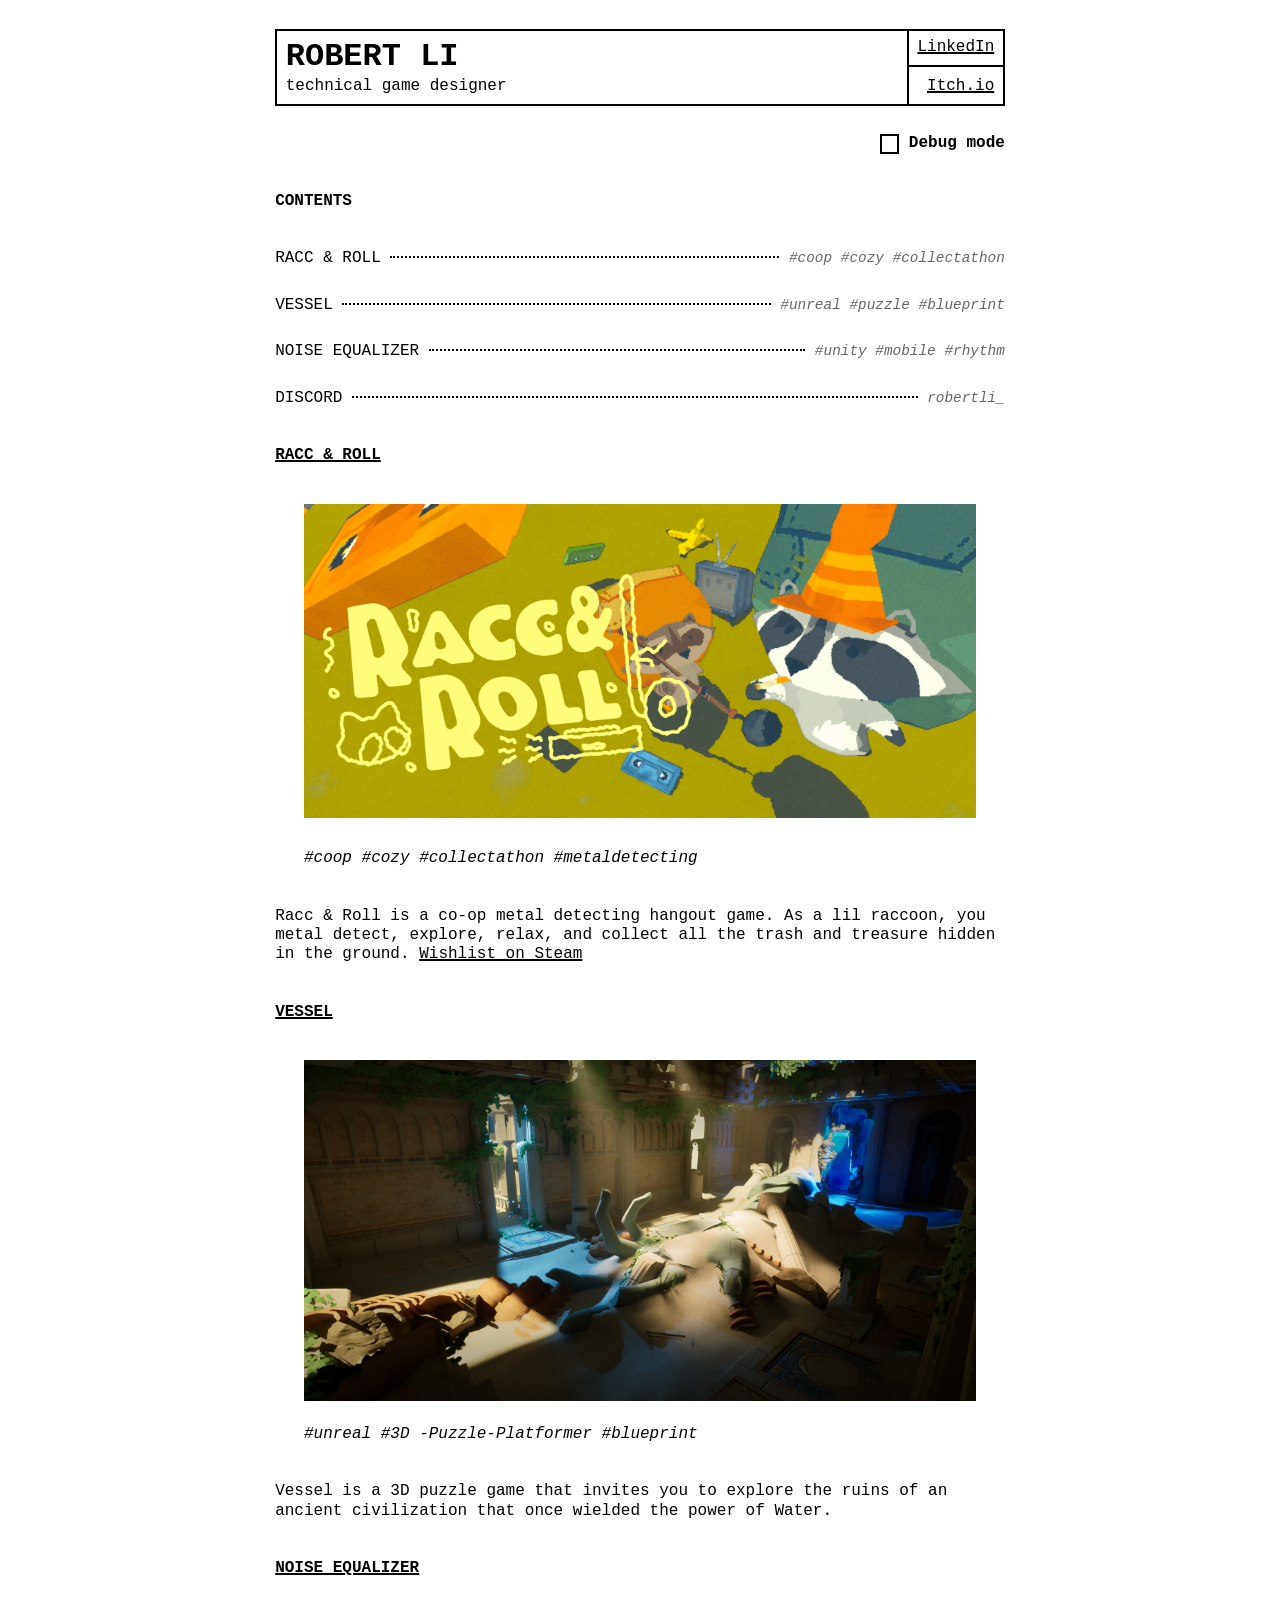
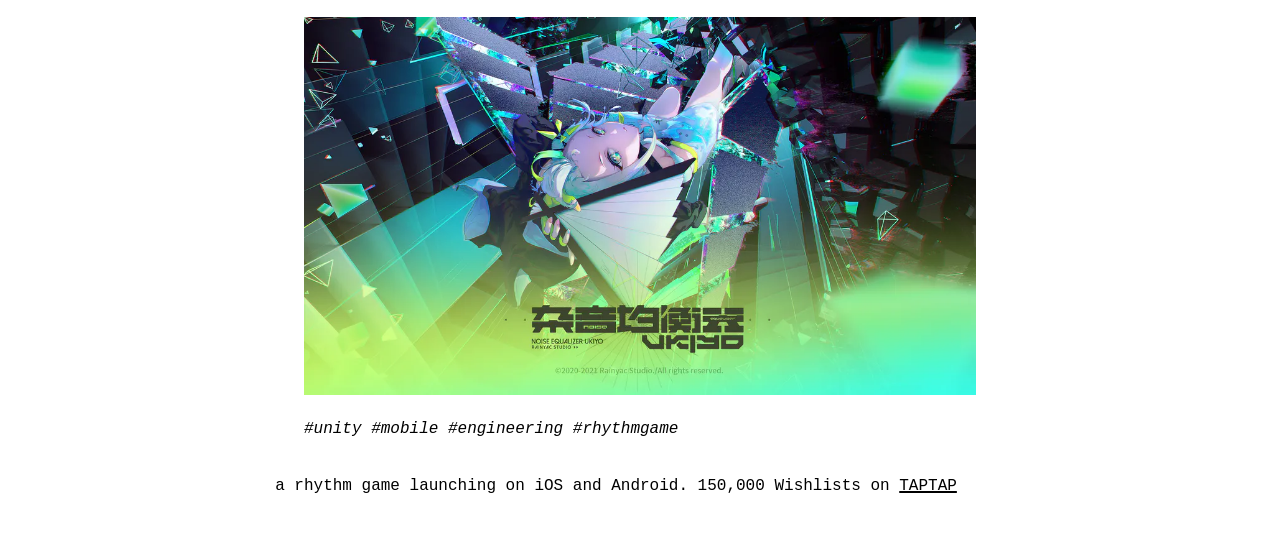
<file: index.html>
<!DOCTYPE html>
<html xmlns="http://www.w3.org/1999/xhtml" lang="en" xml:lang="en">
<head>
  <meta charset="utf-8" />
  <meta name="generator" content="pandoc" />
  <meta name="viewport" content="width=device-width, initial-scale=1.0, user-scalable=yes" />
  <meta name="author" content="Robert Li" />
  <title>PORTFOLIO of ROBERT LI</title>
  <link rel="stylesheet" href="src/reset.css" />
  <link rel="stylesheet" href="src/index.css" />
</head>
<body>
<table class="header">
  <tr>
    <td colspan="2" rowspan="2" class="width-auto">
      <h1 class="title">ROBERT LI</h1>
      <span class="subtitle">technical game designer</span>
    </td>
    <td colspan="2" class ="width-auto"><a href="https://www.linkedin.com/in/therobertli">LinkedIn</a></td>
<!--    <td class="width-min">v0.1.5</td>-->
  </tr>
  <tr>
    <td colspan="2" class ="width-auto"><a href="https://robertli.itch.io/">Itch.io</a></td>
<!--    <td class="width-min"><time style="white-space: pre;">2025-08-20</time></td>-->
  </tr>
</table>
<label class="debug-toggle-label"><input type="checkbox" class="debug-toggle" /> Debug mode</label>
<nav id="TOC" role="doc-toc">
<h2 id="toc-title">Contents</h2>
<ul class="incremental">
<li><a href="#project-raccandroll" id="toc-raccandroll">
  <span class="project-title">RACC &amp; ROLL</span>
  <span class="project-leader"></span>
  <span class="project-keywords">#coop #cozy #collectathon</span>
</a></li>
<li><a href="#project-vessel" id="toc-vessel">
  <span class="project-title">VESSEL</span>
  <span class="project-leader"></span>
  <span class="project-keywords">#unreal #puzzle #blueprint</span>
</a></li>
<li><a href="#project-noiseequalizer" id="toc-noiseequalizer">
  <span class="project-title">NOISE EQUALIZER</span>
  <span class="project-leader"></span>
  <span class="project-keywords">#unity #mobile #rhythm</span>
</a></li>
    <li><a href="https://discord.com/users/268478174063624192" id="toc-discord">
        <span class="project-title">DISCORD</span>
        <span class="project-leader"></span>
        <span class="project-keywords">robertli_</span>
    </a></li>
</ul>
</nav>

<h2 id="project-raccandroll"><a href = "https://store.steampowered.com/app/4728100/_/">RACC &amp; ROLL</a></h2>
<figure>
    <a href = "https://store.steampowered.com/app/4728100/_/"><img src="demo/raccandroll/Library%20Header%20Capsule.png" /></a>
    <figcaption aria-hidden="true">#coop #cozy #collectathon #metaldetecting</figcaption>
</figure>
<p>Racc &amp; Roll is a co-op metal detecting hangout game. As a lil raccoon, you
    metal detect, explore, relax, and collect all the trash and treasure hidden
    in the ground. <a href = "https://store.steampowered.com/app/4728100/_/">Wishlist on Steam</a></p>

<h2 id="project-vessel"><a href = "vessel.html">VESSEL</a></h2>
<figure>
    <a href = "vessel.html" ><img src="demo/vessel/Area-3-2.png" /></a>
    <figcaption aria-hidden="true">#unreal #3D -Puzzle-Platformer #blueprint</figcaption>
</figure>
<p>Vessel is a 3D puzzle game that invites you to explore the ruins of an
    ancient civilization that once wielded the power of Water.</p>

<h2 id="project-noiseequalizer"><a href = "noiseequalizer.html">NOISE EQUALIZER</a></h2>
<figure>
    <a href = "noiseequalizer.html">
    <img src="demo/ne/image-ne-coverart.webp" /></a>
    <figcaption aria-hidden="true">#unity #mobile #engineering #rhythmgame</figcaption>
</figure>
<p>a rhythm game launching on iOS and Android. 150,000 Wishlists on <a
        href = "https://www.taptap.cn/app/210518?os=android">TAPTAP
</a></p>

  <div class="debug-grid"></div>
  <script src="src/index.js"></script>
</body>
</html>
</file>
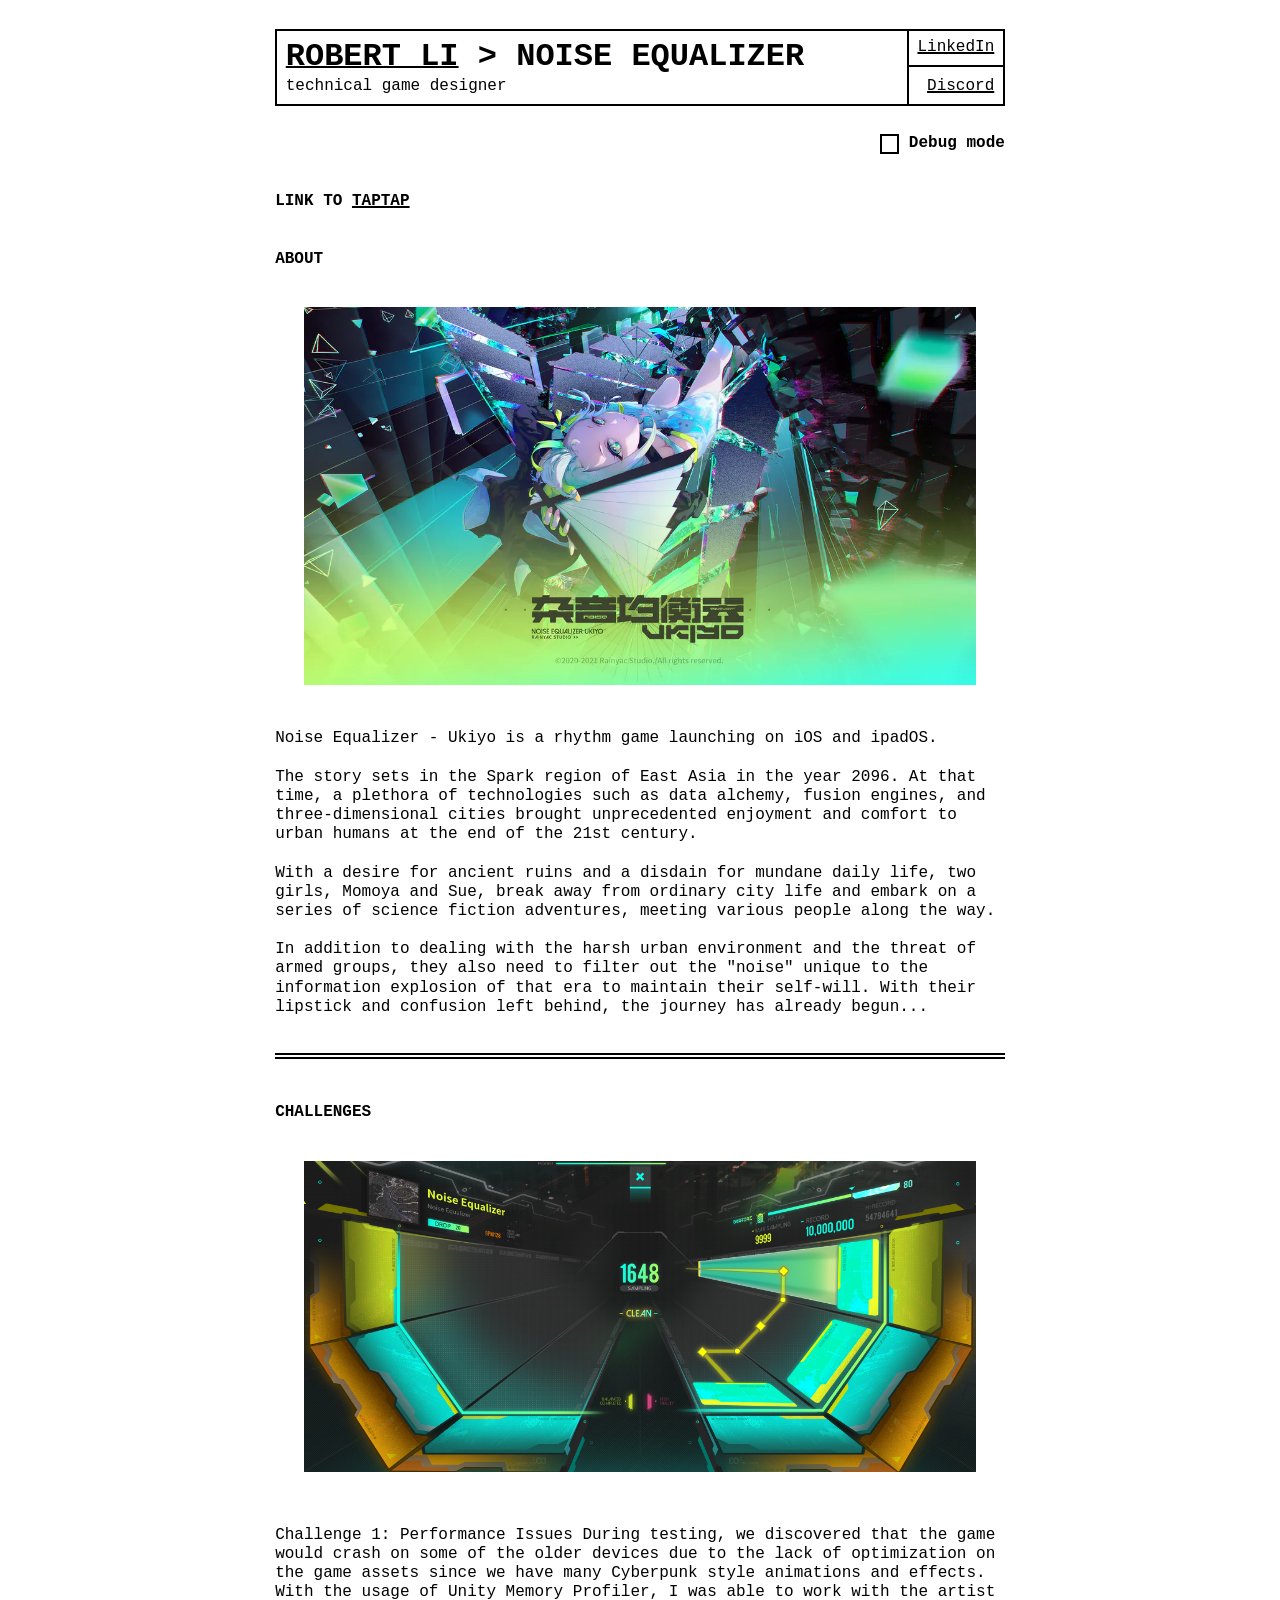
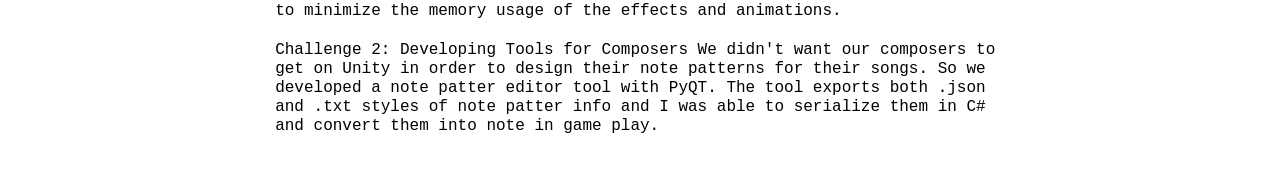
<file: noiseequalizer.html>
<!DOCTYPE html>
<html xmlns="http://www.w3.org/1999/xhtml" lang="en" xml:lang="en">
<head>
    <meta charset="utf-8" />
    <meta name="generator" content="pandoc" />
    <meta name="viewport" content="width=device-width, initial-scale=1.0, user-scalable=yes" />
    <meta name="author" content="Robert Li" />
    <title>RL - NOISE EQUALIZER</title>
    <link rel="stylesheet" href="src/reset.css" />
    <link rel="stylesheet" href="src/index.css" />
</head>
<body>
<table class="header">
    <tr>
        <td colspan="2" rowspan="2" class="width-auto">
            <h1 class="title"><a href = "https://therobertli.com/">ROBERT LI</a> >
                NOISE EQUALIZER</h1>
            <span class="subtitle">technical game designer</span>
        </td>
        <td colspan="2" class ="width-auto"><a href="https://www.linkedin.com/in/therobertli">LinkedIn</a></td>
        <!--    <td class="width-min">v0.1.5</td>-->
    </tr>
    <tr>
        <td colspan="2" class ="width-auto"><a href="https://discord.com/users/268478174063624192">Discord</a></td>
        <!--    <td class="width-min"><time style="white-space: pre;">2025-08-20</time></td>-->
    </tr>
</table>
<label class="debug-toggle-label"><input type="checkbox" class="debug-toggle" /> Debug mode</label>

<h2>LINK TO <a href="https://www.taptap.cn/app/210518">TAPTAP</a></h2>

<h2>ABOUT</h2>
<figure>
    <img src="demo/ne/image-ne-coverart.webp" />
</figure>
<p>Noise Equalizer - Ukiyo is a rhythm game launching on iOS and ipadOS.

</p>
<p>The story sets in the Spark region of East Asia in the year 2096. At that time, a plethora of technologies such as data alchemy, fusion engines, and three-dimensional cities brought unprecedented enjoyment and comfort to urban humans at the end of the 21st century.

</p>


<p>With a desire for ancient ruins and a disdain for mundane daily life, two girls, Momoya and Sue, break away from ordinary city life and embark on a series of science fiction adventures, meeting various people along the way.



</p>
<p>In addition to dealing with the harsh urban environment and the threat of armed groups, they also need to filter out the "noise" unique to the information explosion of that era to maintain their self-will. With their lipstick and confusion left behind, the journey has already begun...



</p>
<hr>
<h2>CHALLENGES</h2>
<figure>
    <img src="demo/ne/image-ne-gameplay.png" />
</figure>
<p>Challenge 1: Performance Issues

    During testing, we discovered that the game would crash on some of the older devices due to the lack of optimization on the game assets since we have many Cyberpunk style animations and effects. With the usage of Unity Memory Profiler, I was able to work with the artist to minimize the memory usage of the effects and animations.
</p>
<p>Challenge 2: Developing Tools for Composers

    We didn't want our composers to get on Unity in order to design their note patterns for their songs. So we developed a note patter editor tool with PyQT. The tool exports both .json and .txt styles of note patter info and I was able to serialize them in C# and convert them into note in game play.

</p>

<div class="debug-grid"></div>
<script src="src/index.js"></script>
</body>
</html>
</file>
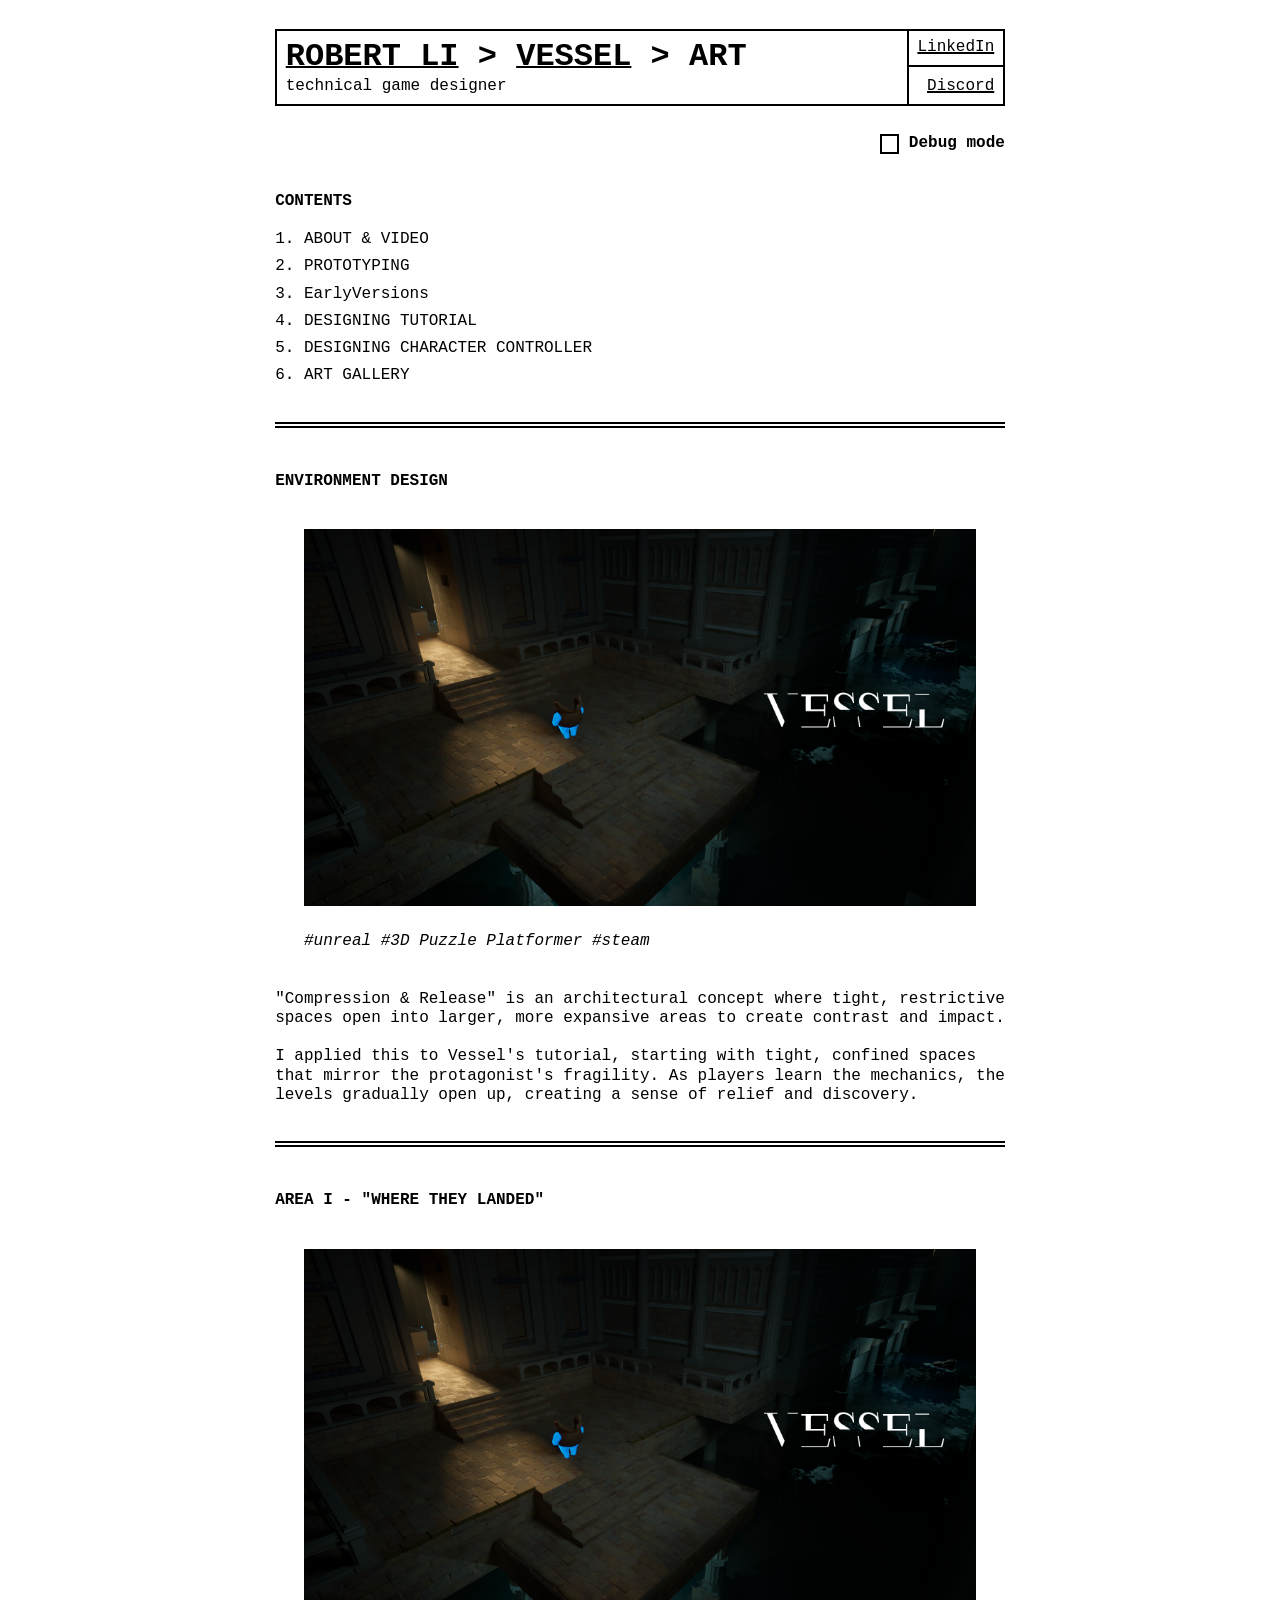
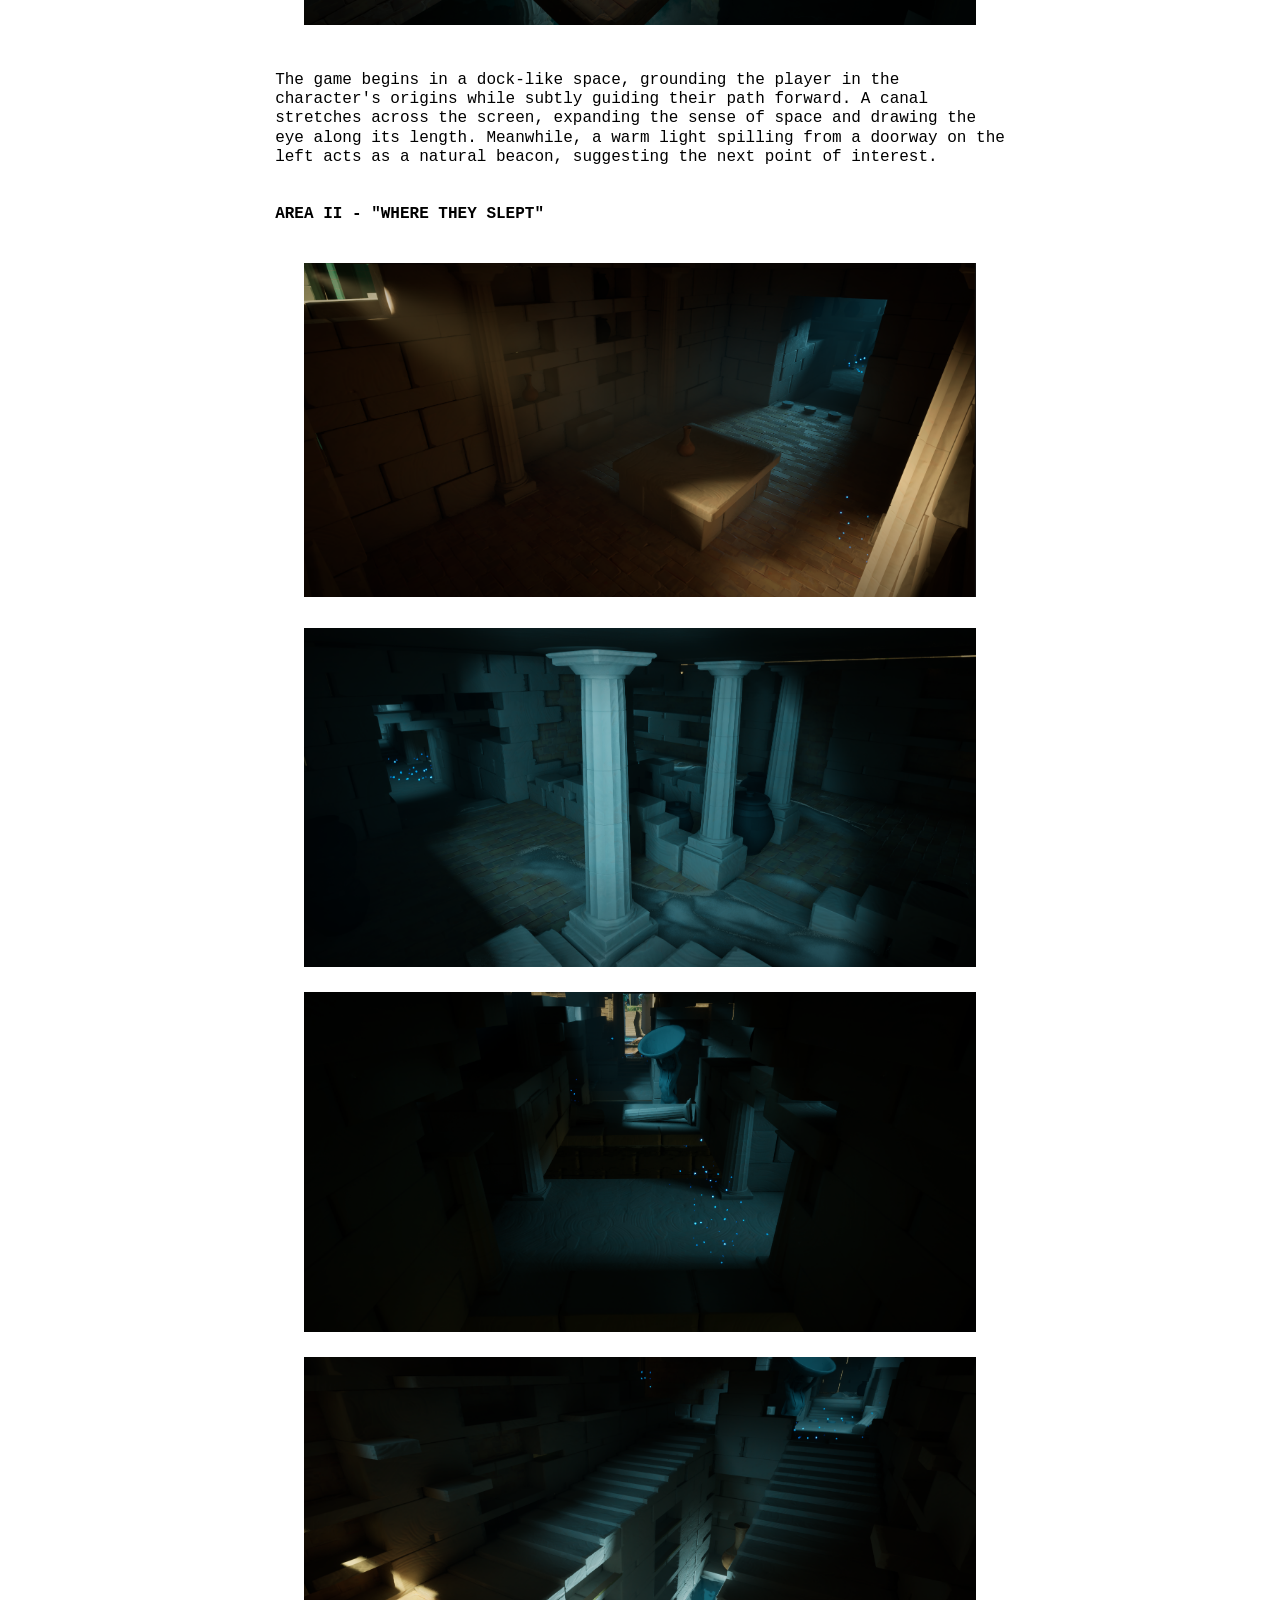
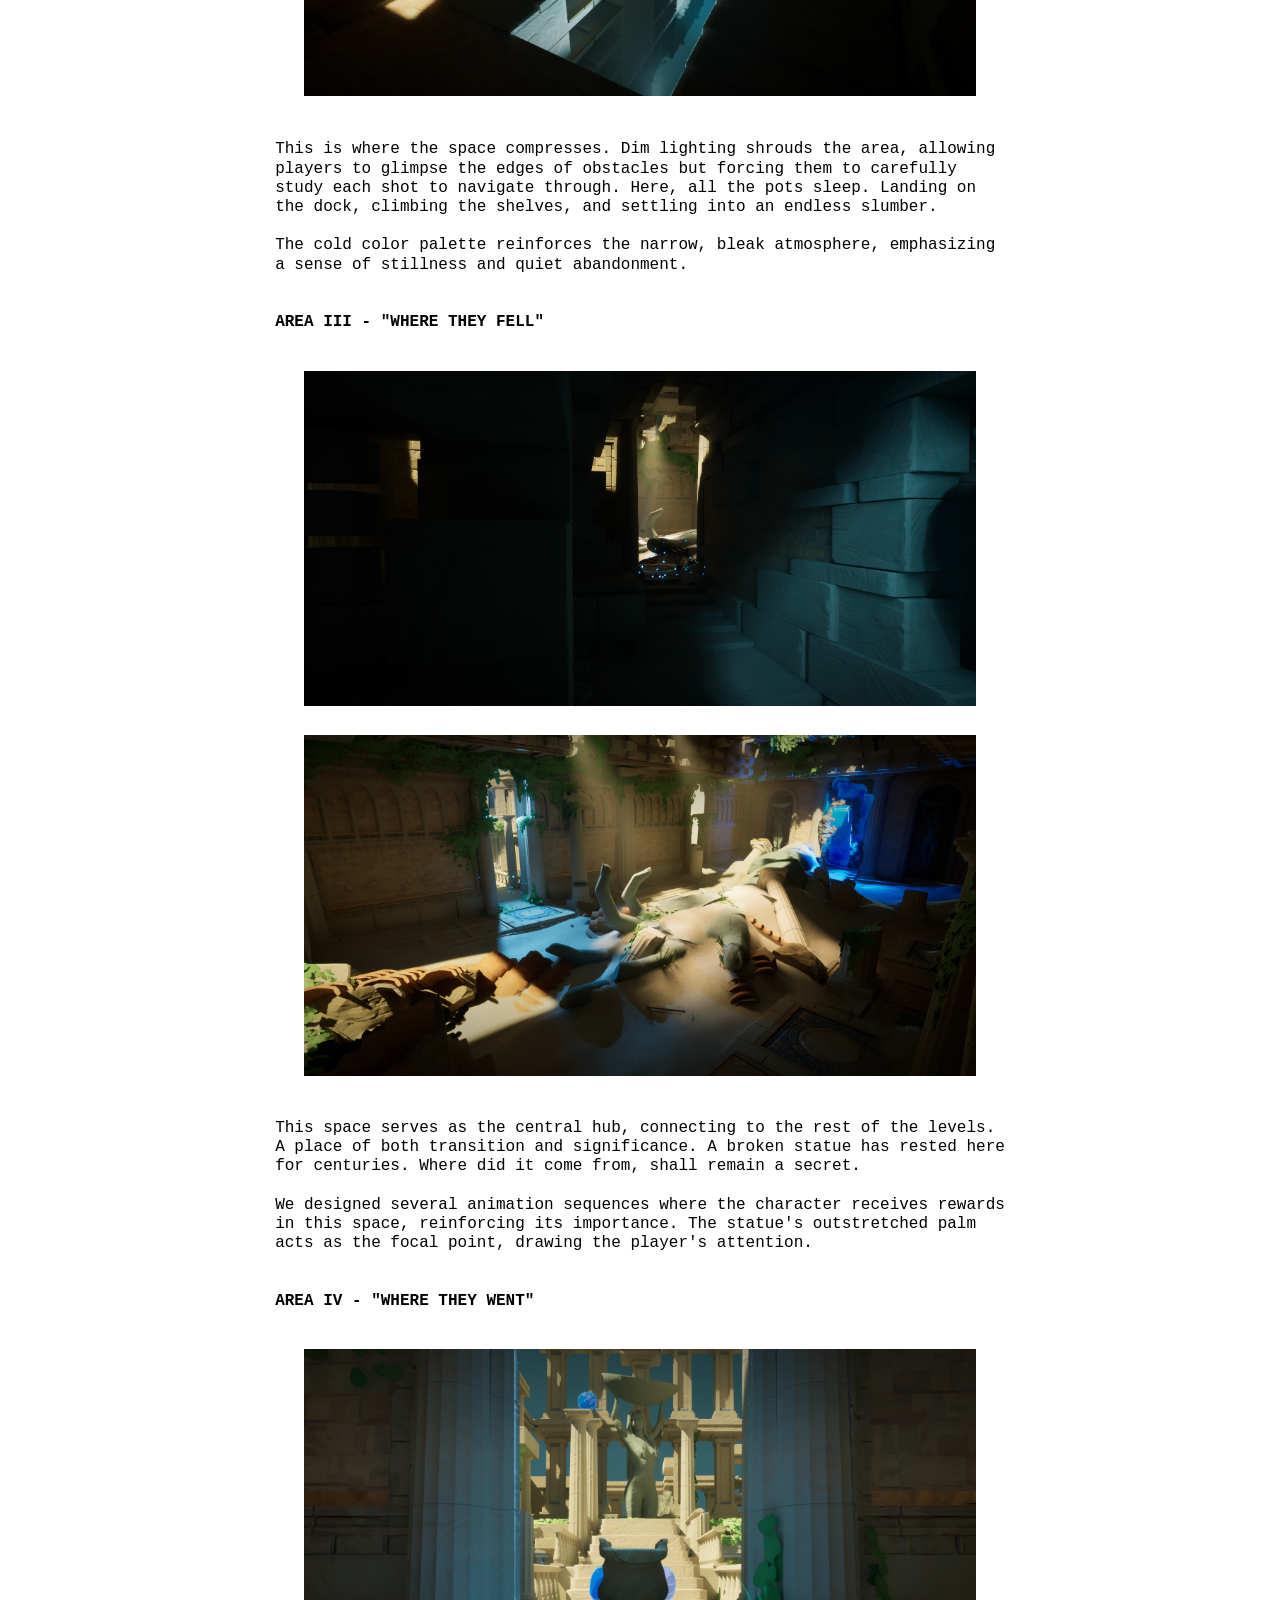
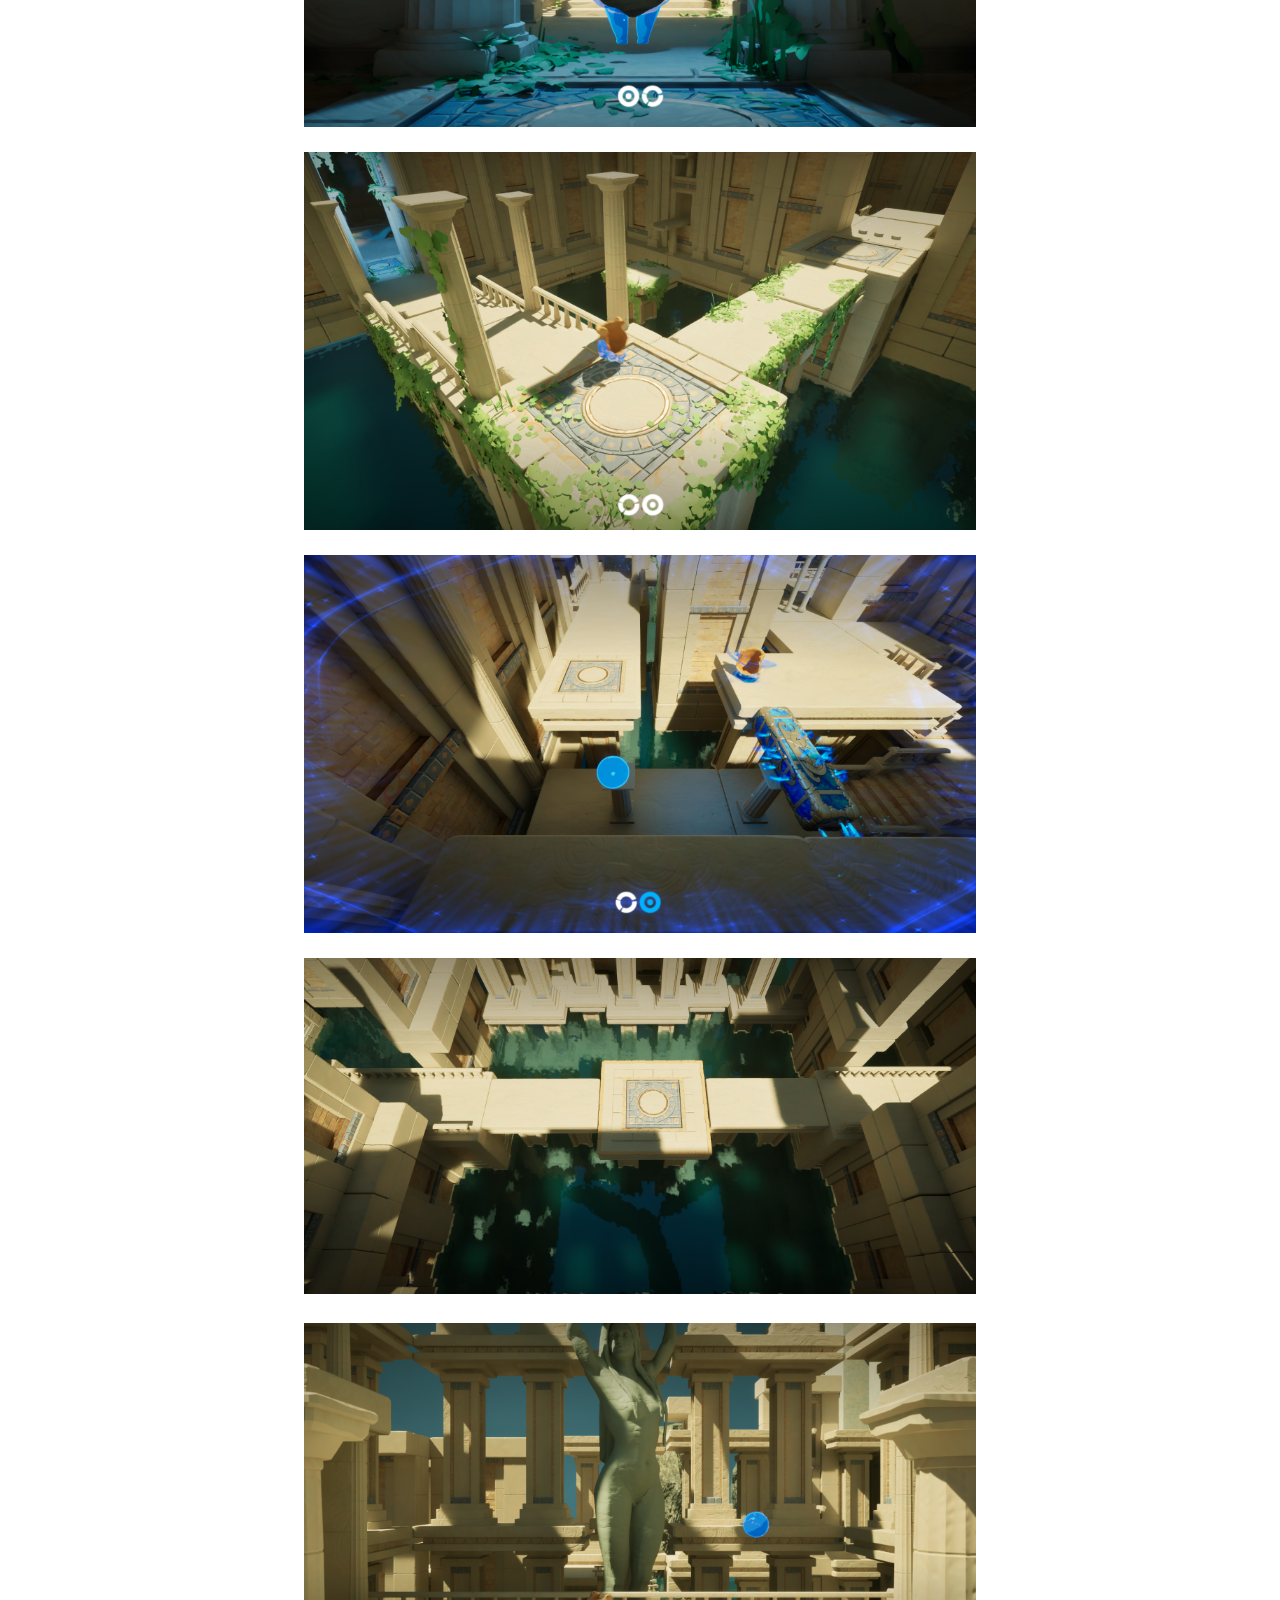
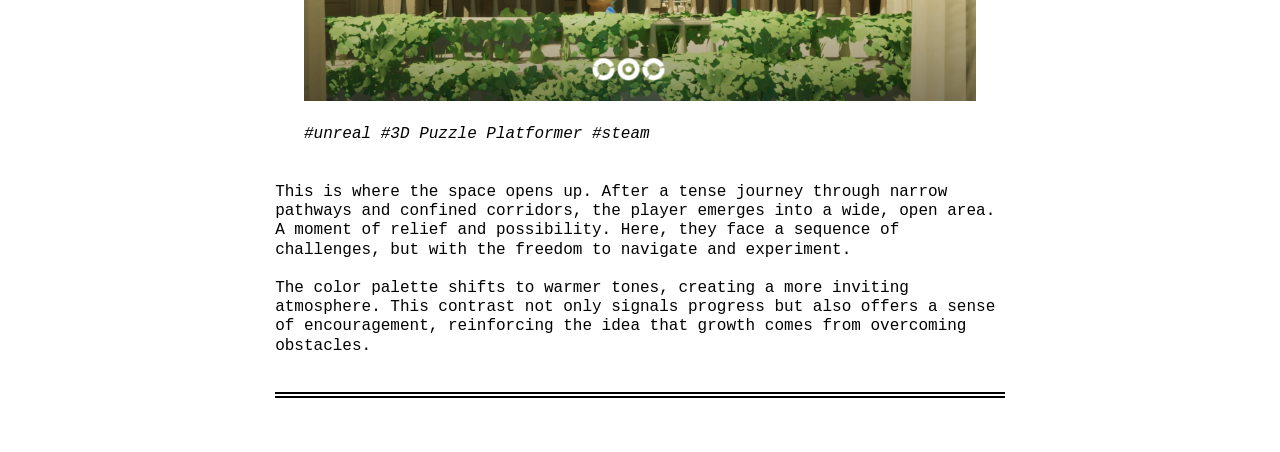
<file: vessel-art.html>
<!DOCTYPE html>
<html xmlns="http://www.w3.org/1999/xhtml" lang="en" xml:lang="en">
<head>
    <meta charset="utf-8" />
    <meta name="generator" content="pandoc" />
    <meta name="viewport" content="width=device-width, initial-scale=1.0, user-scalable=yes" />
    <meta name="author" content="Robert Li" />
    <title>PORTFOLIO of ROBERT LI</title>
    <link rel="stylesheet" href="src/reset.css" />
    <link rel="stylesheet" href="src/index.css" />
</head>
<body>
<table class="header">
    <tr>
        <td colspan="2" rowspan="2" class="width-auto">
            <h1 class="title"><a href = "https://therobertli.com/">ROBERT LI</a> > <a href = "https://therobertli.com/vessel.html"> 
                VESSEL</a> > 
                ART</h1>
            <span class="subtitle">technical game designer</span>
        </td>
        <td colspan="2" class ="width-auto"><a href="https://www.linkedin.com/in/therobertli">LinkedIn</a></td>
        <!--    <td class="width-min">v0.1.5</td>-->
    </tr>
    <tr>
        <td colspan="2" class ="width-auto"><a href="https://discord.com/users/268478174063624192">Discord</a></td>
        <!--    <td class="width-min"><time style="white-space: pre;">2025-08-20</time></td>-->
    </tr>
</table>
<label class="debug-toggle-label"><input type="checkbox" class="debug-toggle" /> Debug mode</label>
<nav id="TOC" role="doc-toc">
    <h2 id="toc-title">Contents</h2>
    <ul class="incremental">
        <li><a href="vessel.html#project-vessel-about" id="toc-about">1. ABOUT & VIDEO</a></li>
        <li><a href="vessel-prototype.html#project-vessel-prototyping-inspo" id="toc-prototyping">2. PROTOTYPING</a></li>
        <li><a href="vessel-earlyversions.html#project-vessel-earlyversions" id="toc-earlyversions">3.
            EarlyVersions</a></li>
        <li><a href="vessel-design-tutorial.html#project-vessel-designtutorial" id="toc-design-tutorial">4. DESIGNING
            TUTORIAL</a></li>
        <li><a href="vessel-design-charactercontroller.html#project-vessel-designcharactercontroller"
               id="toc-design-CCC">5. DESIGNING
            CHARACTER
            CONTROLLER</a></li>
        <li><a href="vessel-art.html#project-vessel-art" id="toc-art">6. ART GALLERY</a></li>
    </ul>
</nav>

<hr>

<h2 id="project-vessel-art">ENVIRONMENT DESIGN</h2>
<figure>
    <img src="demo/vessel/image-vessel-coverart.png" />
    <figcaption aria-hidden="true">#unreal #3D Puzzle Platformer #steam</figcaption>
</figure>
<p>"Compression & Release" is an architectural concept where tight, restrictive spaces open into larger, more 
    expansive areas to create contrast and impact.</p><p>
    I applied this to Vessel's tutorial, starting with tight, confined spaces that mirror the protagonist's fragility. As players learn the mechanics, the levels gradually open up, creating a sense of relief and discovery.</p>
<hr>
<h2>AREA I - "Where they landed"</h2>
<figure>
    <img src="demo/vessel/image-vessel-coverart.png" />
</figure>
<p>The game begins in a dock-like space, grounding the player in the character's origins while subtly guiding their path forward. A canal stretches across the screen, expanding the sense of space and drawing the eye along its length. Meanwhile, a warm light spilling from a doorway on the left acts as a natural beacon, suggesting the next point of interest.</p>

<h2>AREA II - "Where They Slept"</h2>
<figure>
    <img src="demo/vessel/Area-2-1.png" />
    <img src="demo/vessel/Area-2-2.png" />
    <img src="demo/vessel/Area-2-3.png" />
    <img src="demo/vessel/Area-2-4.png" />
</figure>
<p>This is where the space compresses. Dim lighting shrouds the area, allowing players to glimpse the edges of obstacles but forcing them to carefully study each shot to navigate through.
    Here, all the pots sleep. Landing on the dock, climbing the shelves, and settling into an endless slumber.</p>
<p>The cold color palette reinforces the narrow, bleak atmosphere, emphasizing a sense of stillness and quiet abandonment.</p>

<h2>AREA III - "Where They Fell"</h2>
<figure>
    <img src="demo/vessel/Area-3-1.png" />
    <img src="demo/vessel/Area-3-2.png" />
</figure>
<p>This space serves as the central hub, connecting to the rest of the levels. A place of both transition and significance. A broken statue has rested here for centuries. Where did it come from, shall remain a secret.</p>
<p>We designed several animation sequences where the character receives rewards in this space, reinforcing its importance. The statue's outstretched palm acts as the focal point, drawing the player's attention.</p>

<h2>AREA IV - "Where They Went"</h2>
<figure>
    <img src="demo/vessel/Area-4-1.jpg" />
    <img src="demo/vessel/Area-4-2.jpg" />
    <img src="demo/vessel/Area-4-3.jpg" />
    <img src="demo/vessel/Area-4-4.png" />
    <img src="demo/vessel/Area-4-5.jpg" />
    <figcaption aria-hidden="true">#unreal #3D Puzzle Platformer #steam</figcaption>
</figure>
<p>This is where the space opens up. After a tense journey through narrow pathways and confined corridors, the player emerges into a wide, open area. A moment of relief and possibility. Here, they face a sequence of challenges, but with the freedom to navigate and experiment.</p>
<p>The color palette shifts to warmer tones, creating a more inviting atmosphere. This contrast not only signals progress but also offers a sense of encouragement, reinforcing the idea that growth comes from overcoming obstacles.</p>
<hr>

<div class="debug-grid"></div>
<script src="src/index.js"></script>
</body>
</html>
</file>
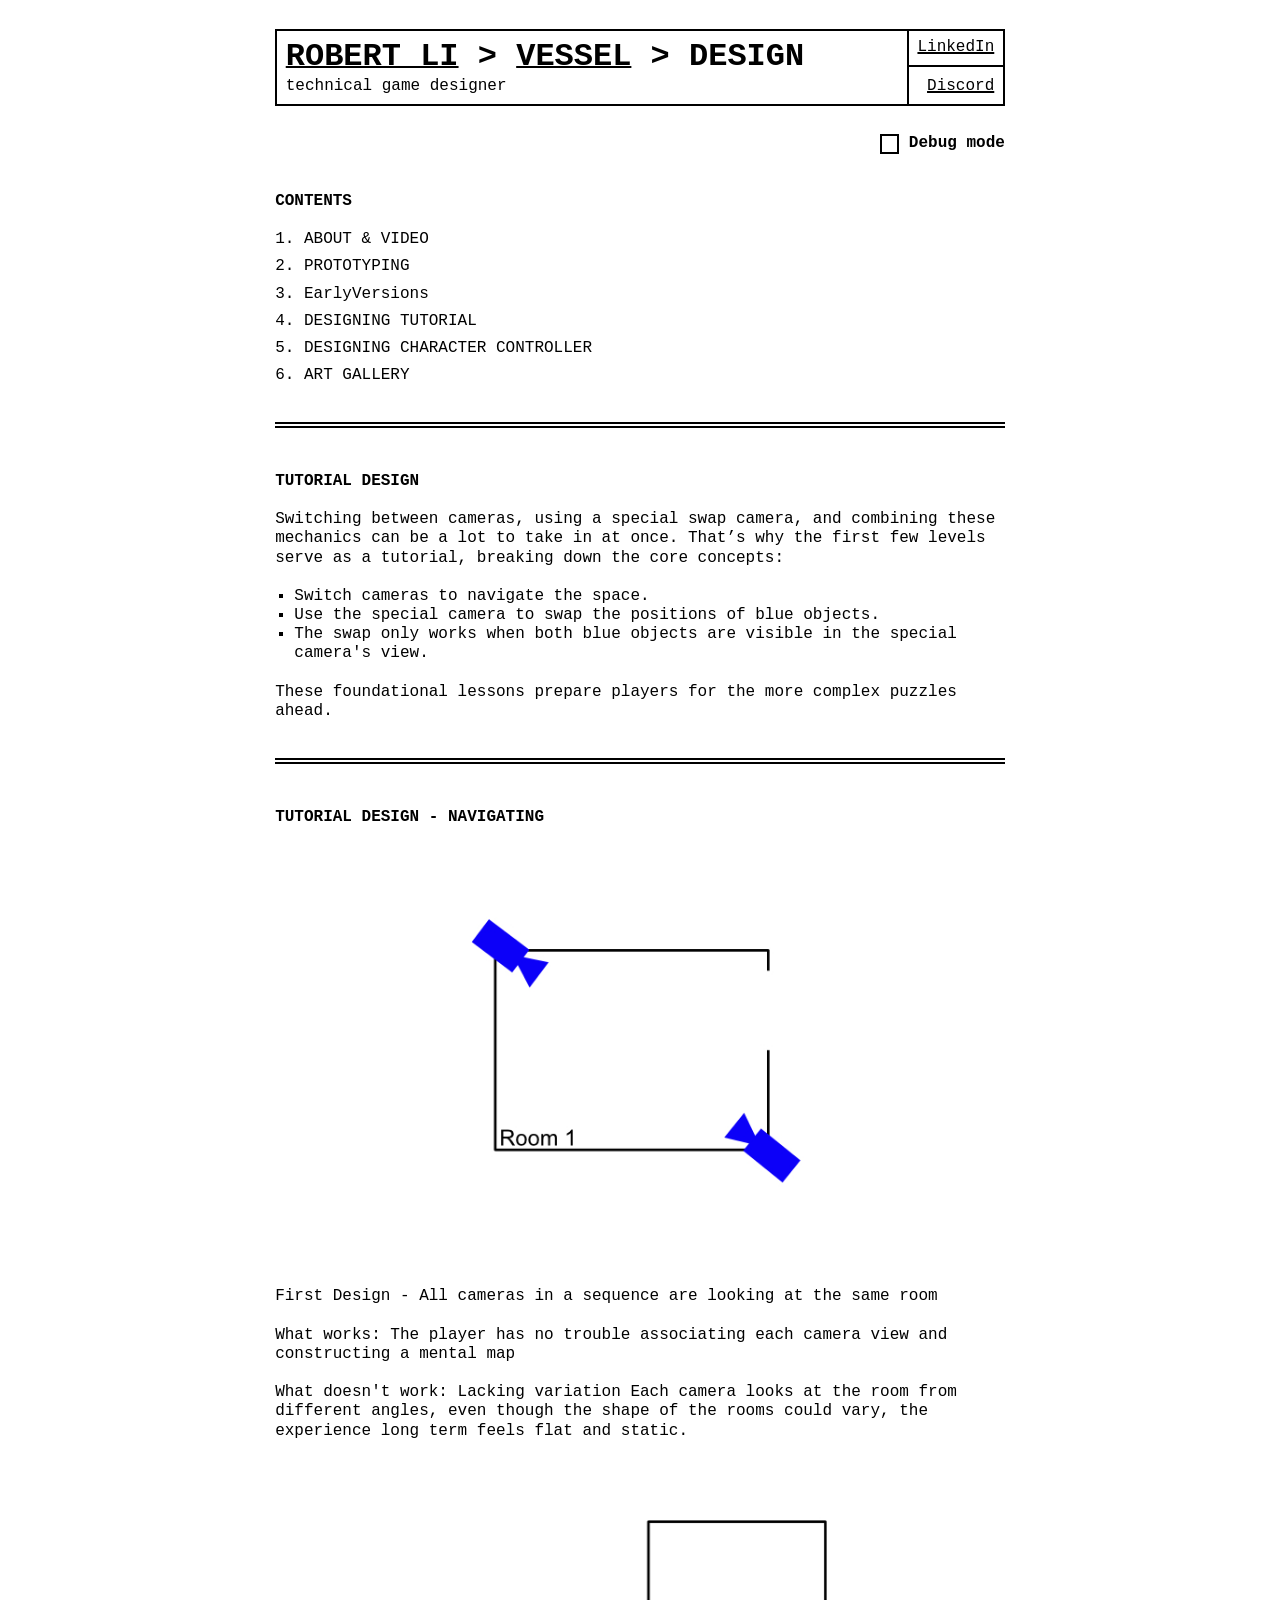
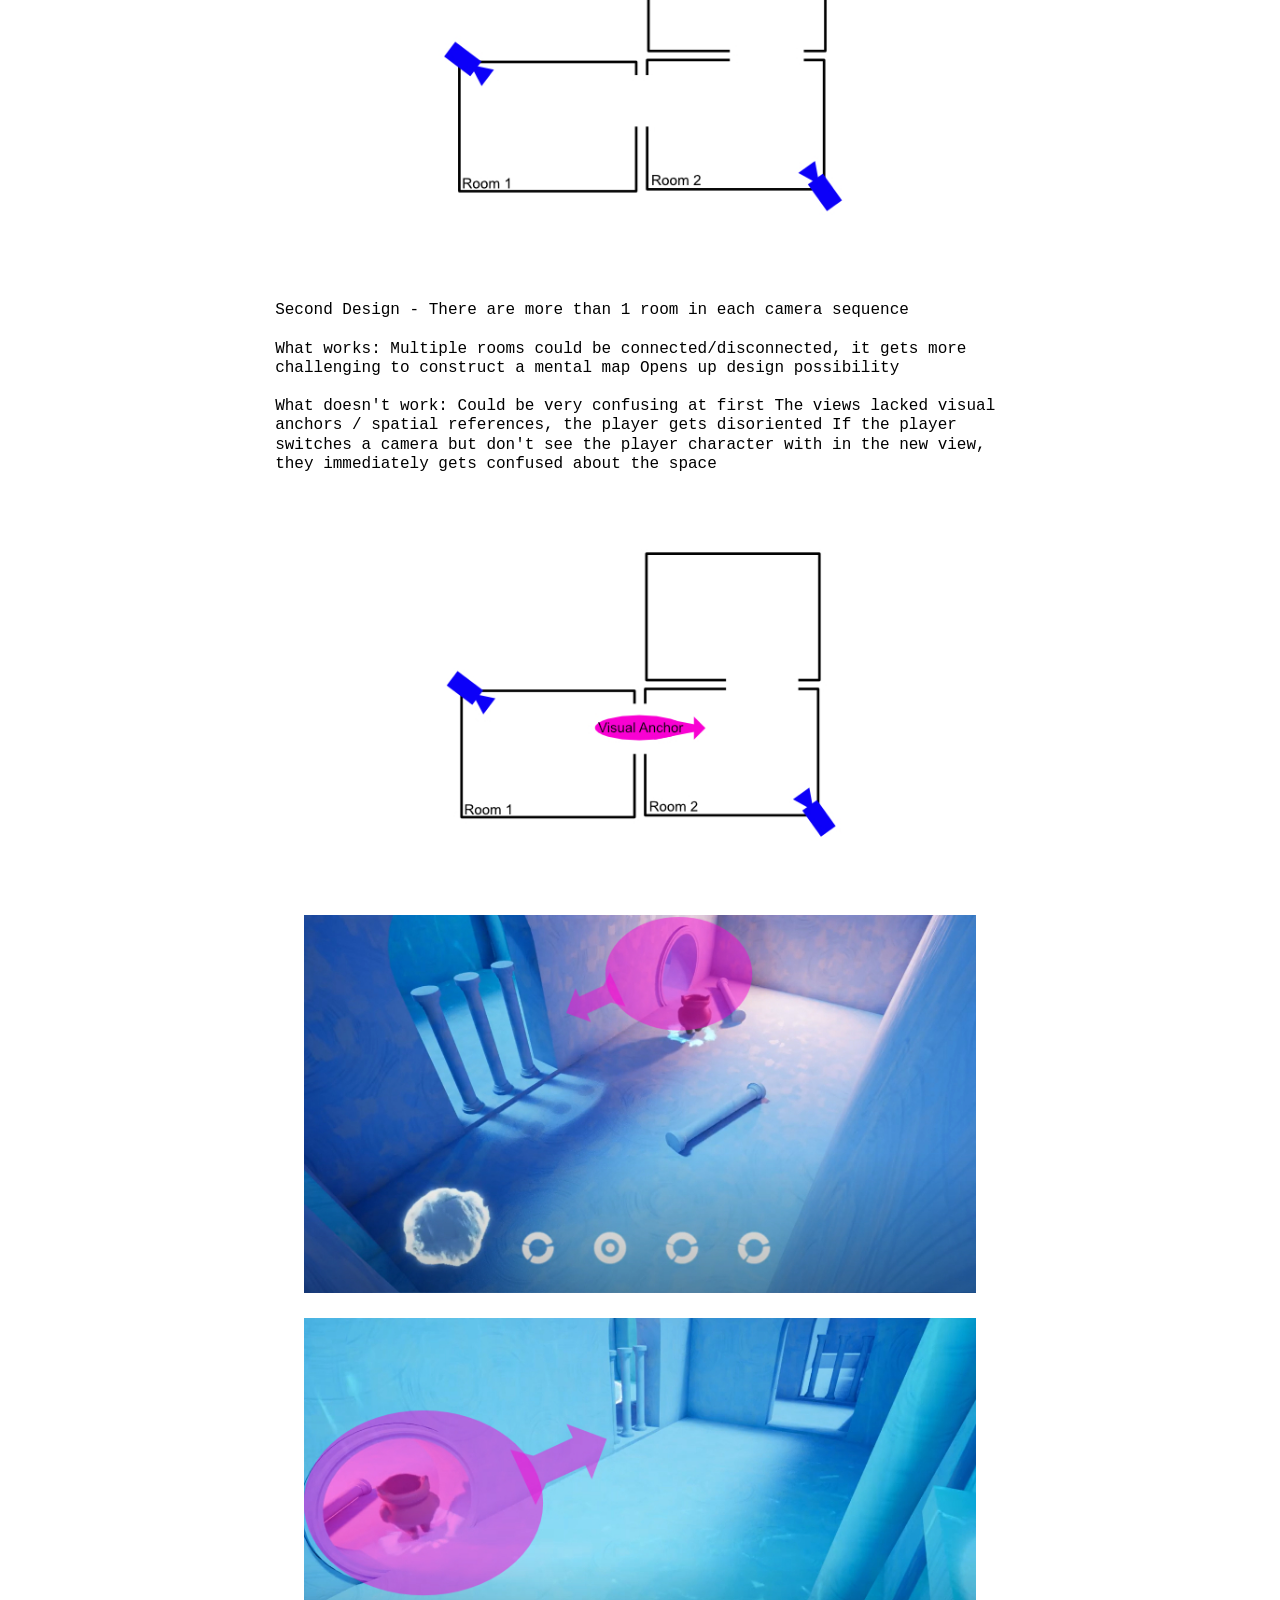
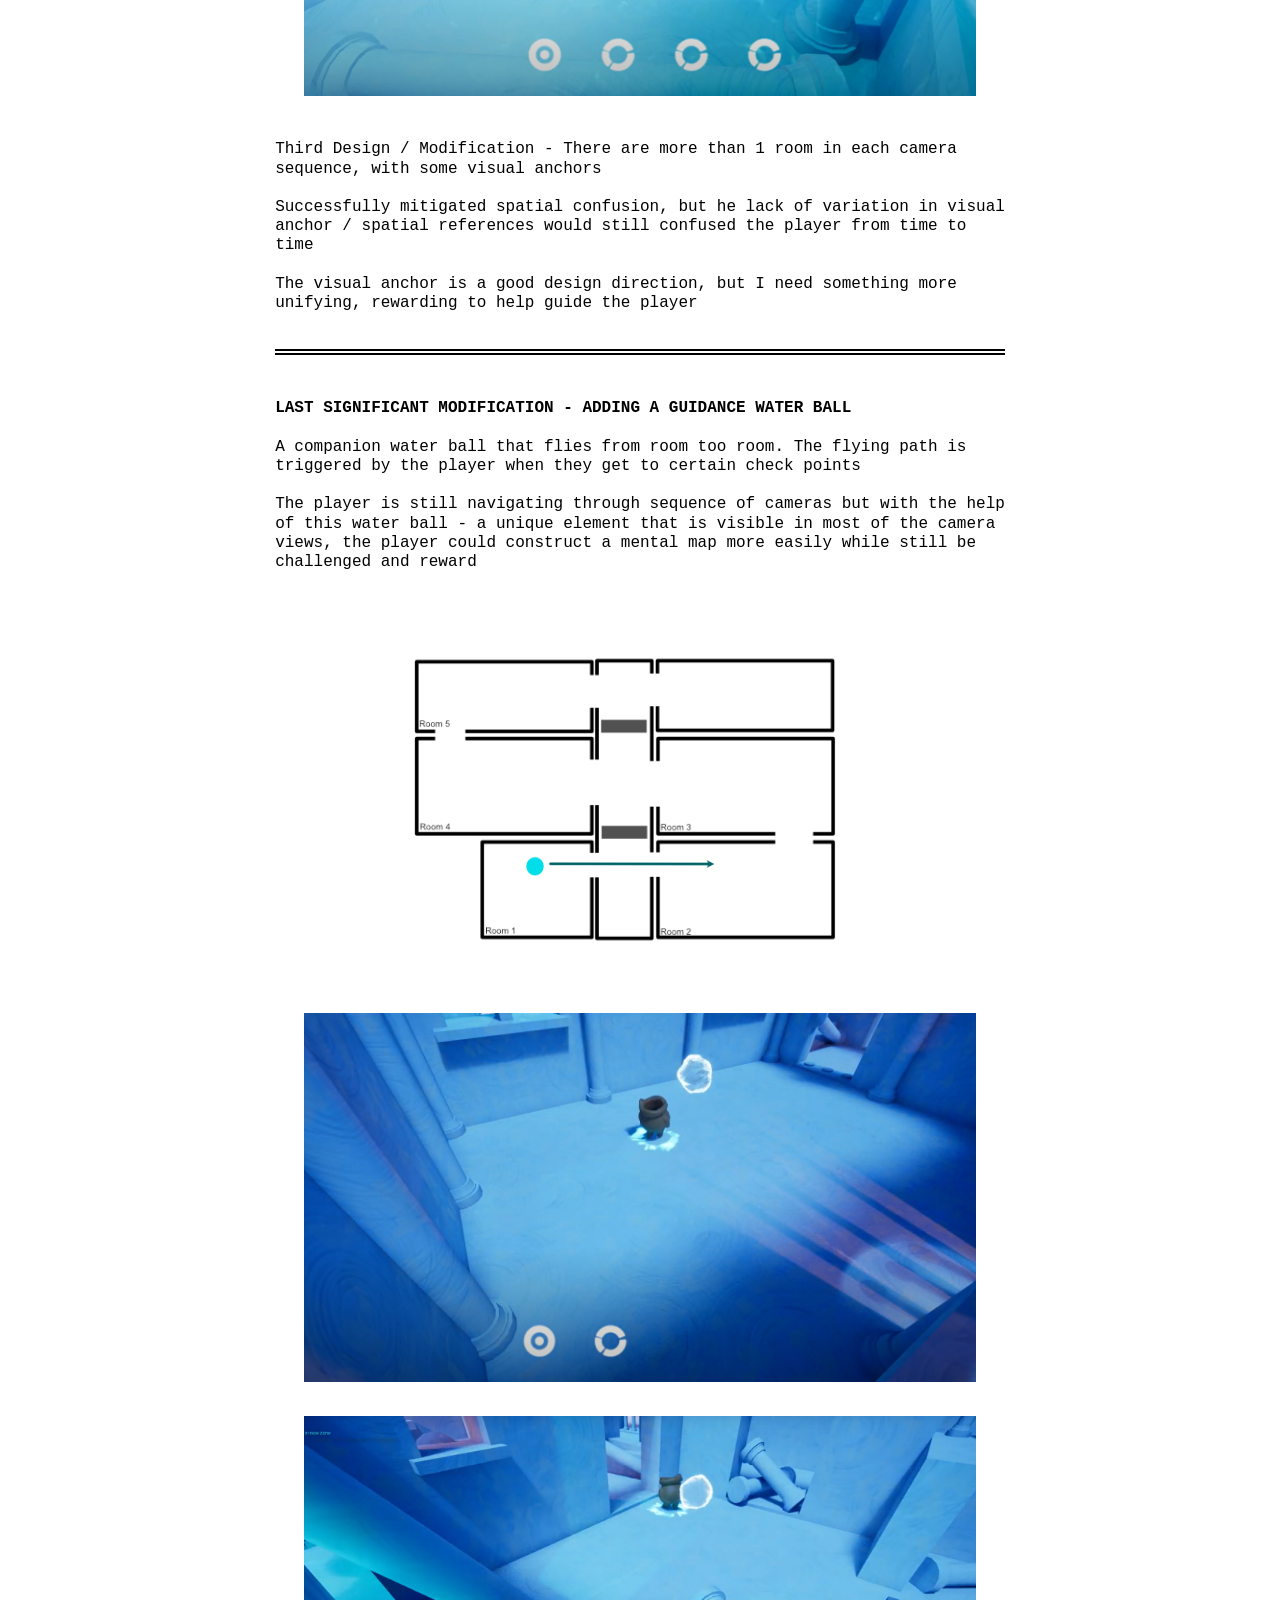
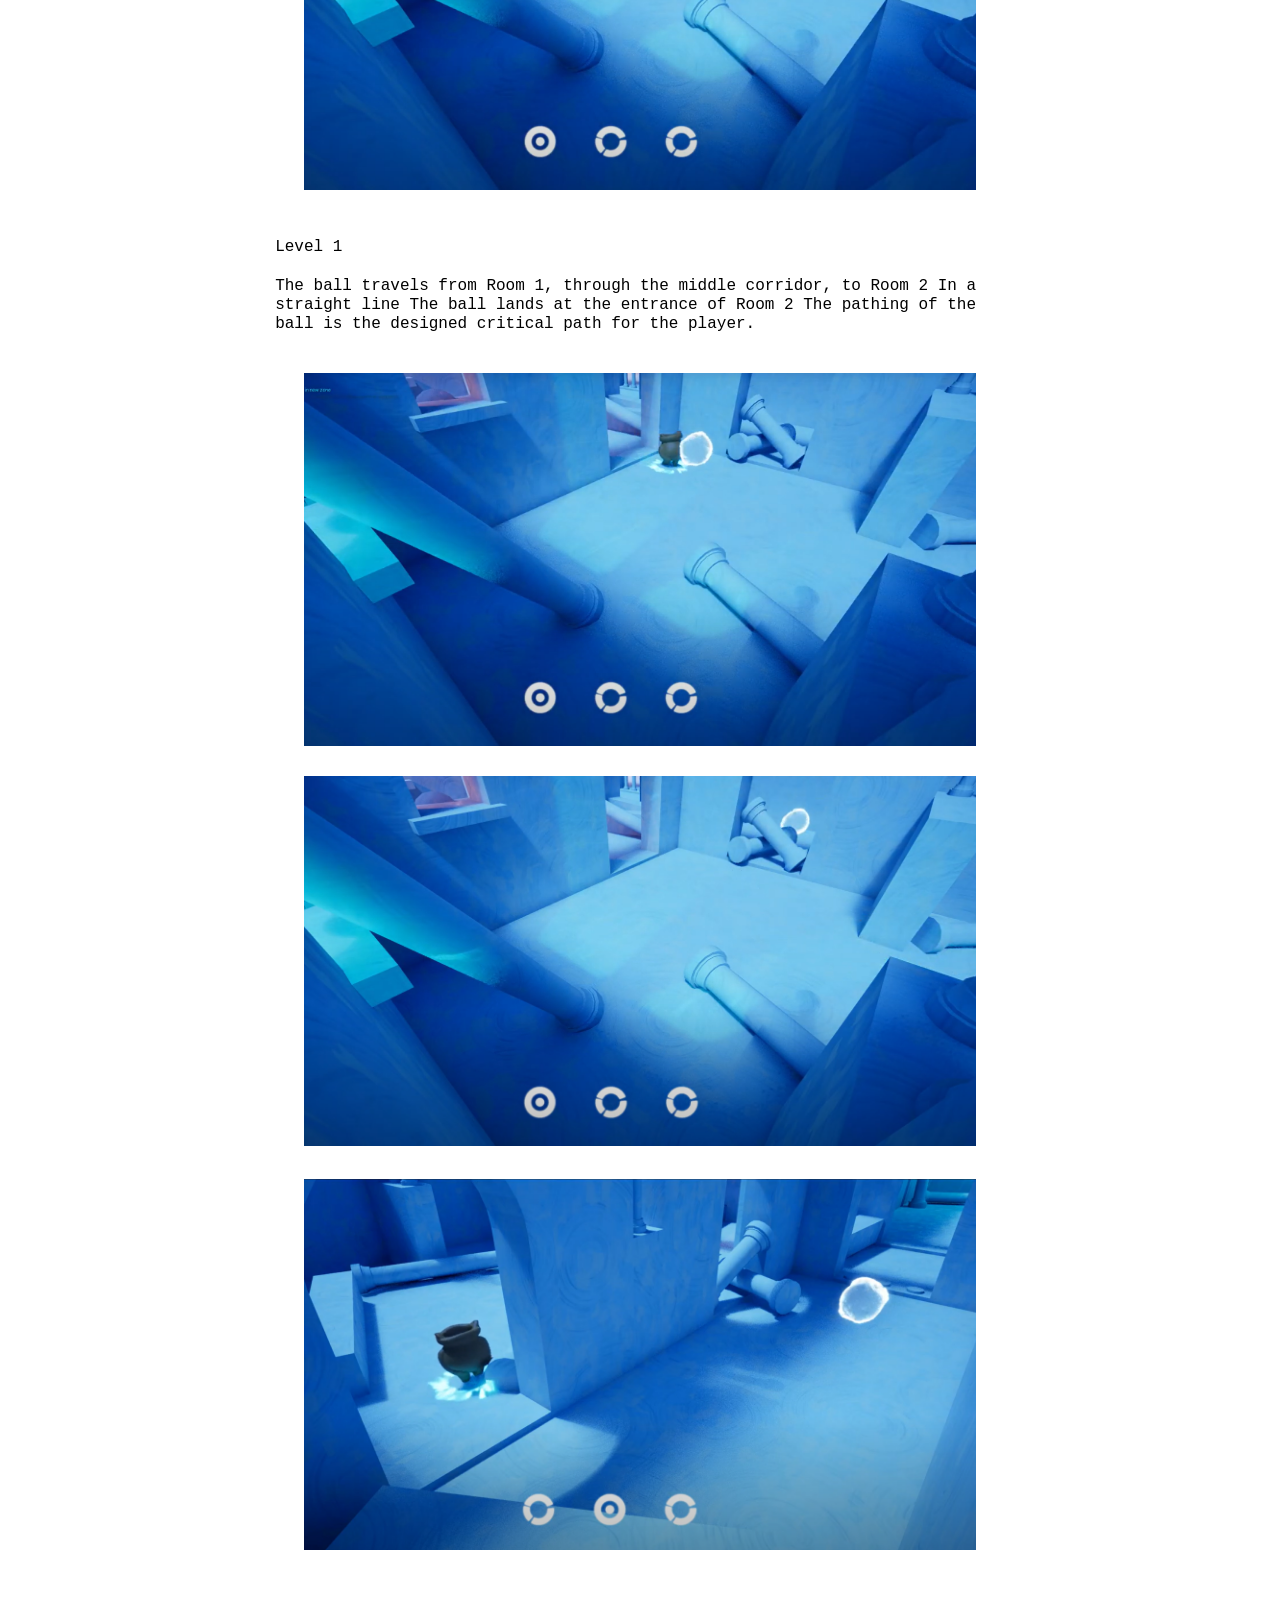
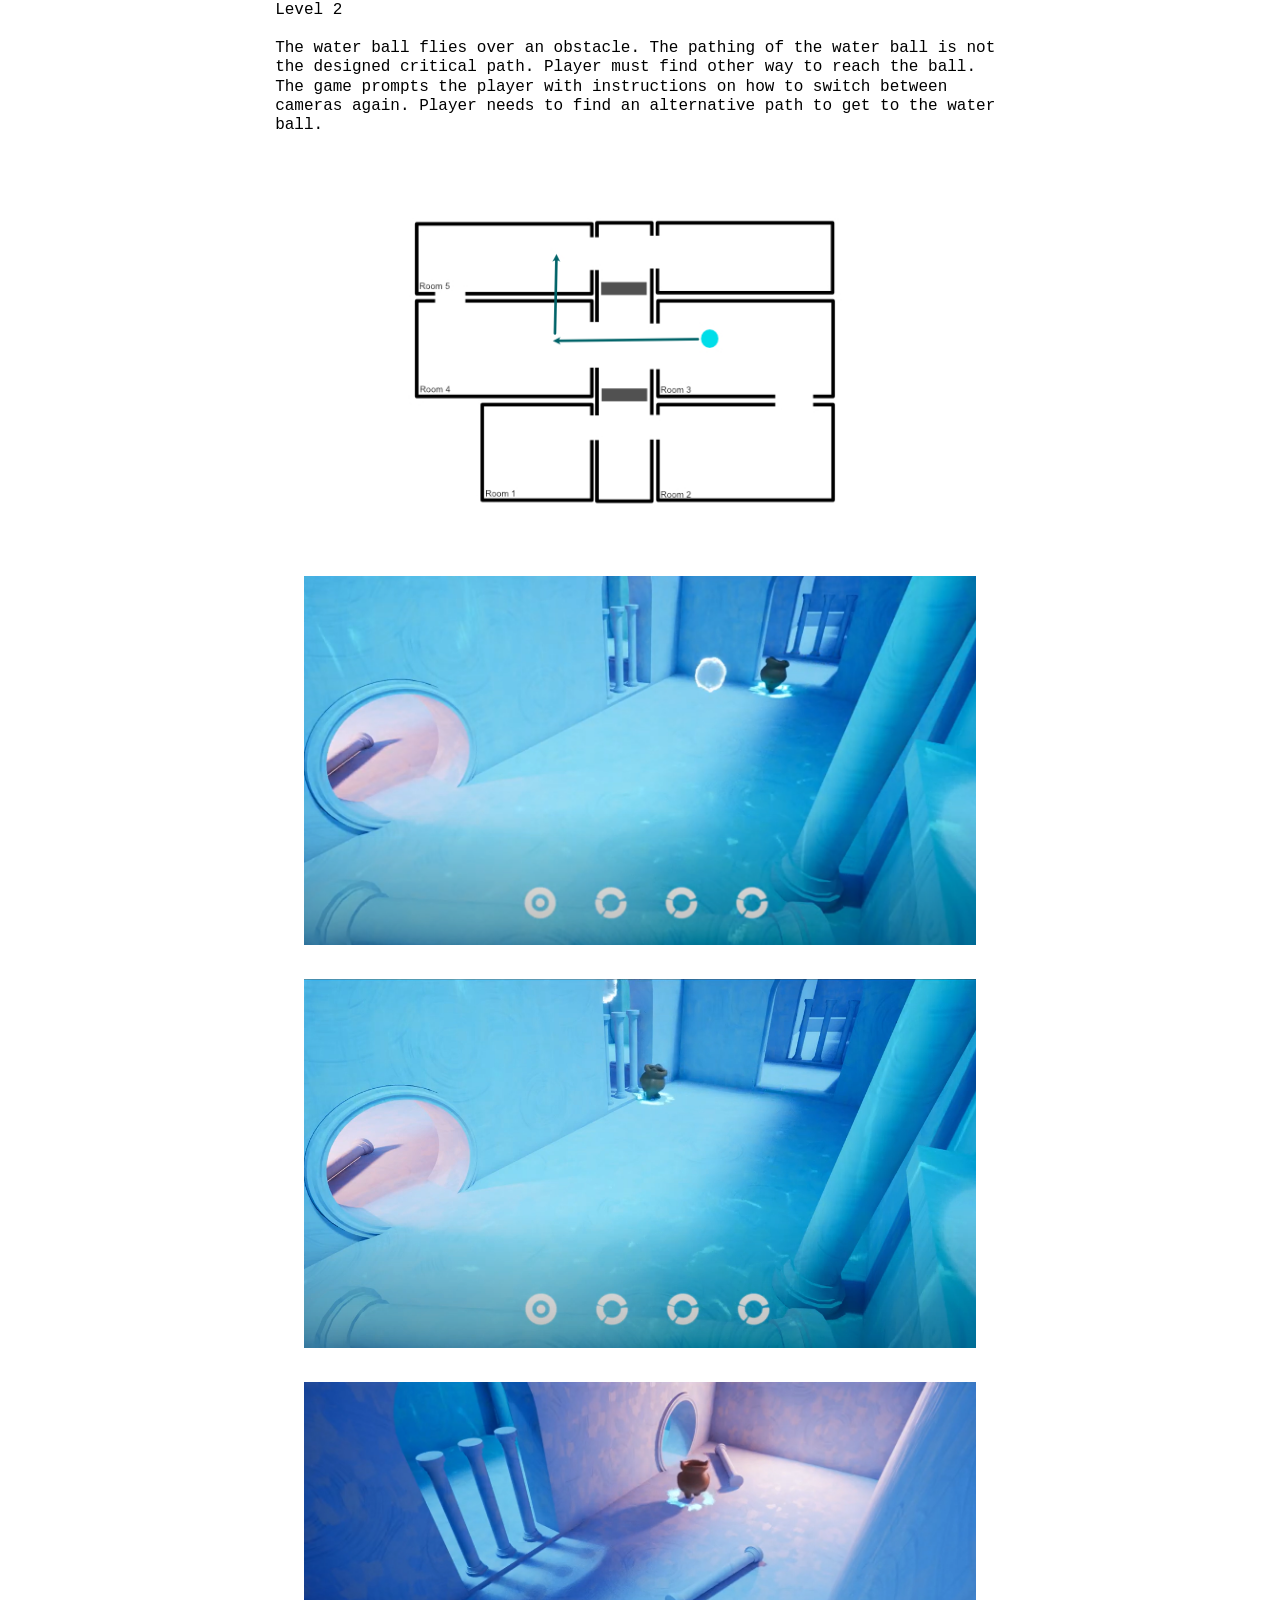
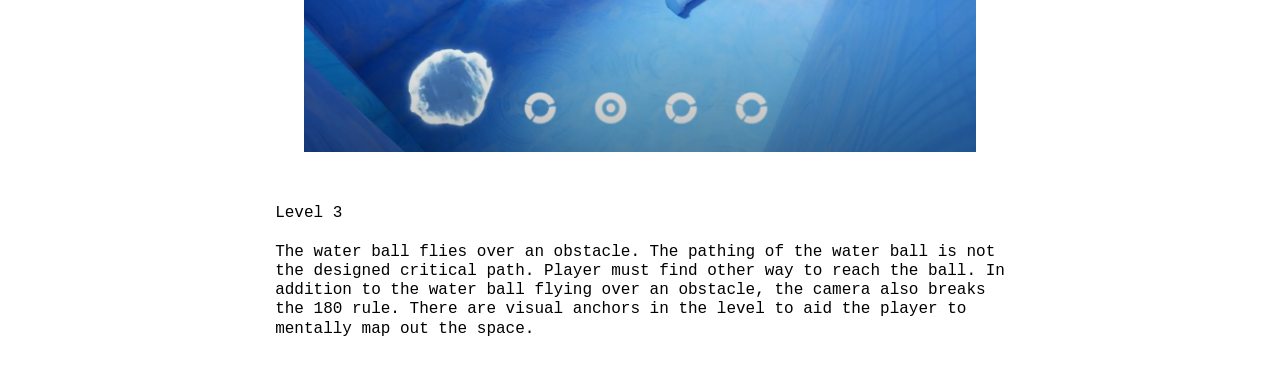
<file: vessel-design-tutorial.html>
<!DOCTYPE html>
<html xmlns="http://www.w3.org/1999/xhtml" lang="en" xml:lang="en">
<head>
    <meta charset="utf-8" />
    <meta name="generator" content="pandoc" />
    <meta name="viewport" content="width=device-width, initial-scale=1.0, user-scalable=yes" />
    <meta name="author" content="Robert Li" />
    <title>PORTFOLIO of ROBERT LI</title>
    <link rel="stylesheet" href="src/reset.css" />
    <link rel="stylesheet" href="src/index.css" />
</head>
<body>
<table class="header">
    <tr>
        <td colspan="2" rowspan="2" class="width-auto">
            <h1 class="title"><a href = "https://therobertli.com/">ROBERT LI</a> > <a href = "https://therobertli.com/vessel.html">
                VESSEL</a> >
                DESIGN</h1>
            <span class="subtitle">technical game designer</span>
        </td>
        <td colspan="2" class ="width-auto"><a href="https://www.linkedin.com/in/therobertli">LinkedIn</a></td>
        <!--    <td class="width-min">v0.1.5</td>-->
    </tr>
    <tr>
        <td colspan="2" class ="width-auto"><a href="https://discord.com/users/268478174063624192">Discord</a></td>
        <!--    <td class="width-min"><time style="white-space: pre;">2025-08-20</time></td>-->
    </tr>
</table>
<label class="debug-toggle-label"><input type="checkbox" class="debug-toggle" /> Debug mode</label>
<nav id="TOC" role="doc-toc">
    <h2 id="toc-title">Contents</h2>
    <ul class="incremental">
        <li><a href="vessel.html#project-vessel-about" id="toc-about">1. ABOUT & VIDEO</a></li>
        <li><a href="vessel-prototype.html#project-vessel-prototyping-inspo" id="toc-prototyping">2. PROTOTYPING</a></li>
        <li><a href="vessel-earlyversions.html#project-vessel-earlyversions" id="toc-earlyversions">3.
            EarlyVersions</a></li>
        <li><a href="vessel-design-tutorial.html#project-vessel-designtutorial" id="toc-design-tutorial">4. DESIGNING
            TUTORIAL</a></li>
        <li><a href="vessel-design-charactercontroller.html#project-vessel-designcharactercontroller"
               id="toc-design-CCC">5. DESIGNING
            CHARACTER
            CONTROLLER</a></li>
        <li><a href="vessel-art.html#project-vessel-art" id="toc-art">6. ART GALLERY</a></li>
    </ul>
</nav>

<hr>

<h2 id="project-vessel-designtutorial">TUTORIAL DESIGN</h2>
<p>Switching between cameras, using a special swap camera, and combining these mechanics can be a lot to take in at once. That’s why the first few levels serve as a tutorial, breaking down the core concepts:</p>
<ul>
    <li>Switch cameras to navigate the space.</li>

    <li>Use the special camera to swap the positions of blue objects.</li>

    <li>The swap only works when both blue objects are visible in the special camera's view.</li>
</ul>
<p>These foundational lessons prepare players for the more complex puzzles ahead. </p>
<hr>

<h2>TUTORIAL DESIGN - Navigating</h2>
<figure>
    <img src="demo/vessel/Navigation/Design1.jpg" />
</figure>
<p>First Design - All cameras in a sequence are looking at the same room</p>
<p>What works:
    The player has no trouble associating each camera view and constructing a mental map</p>
<p>What doesn't work:

    Lacking variation

    Each camera looks at the room from different angles, even though the shape of the rooms could vary, the experience long term feels flat and static.</p>

<figure>
    <img src="demo/vessel/Navigation/Design2.jpg" />
</figure>
<p>Second Design - There are more than 1 room in each camera sequence</p>
<p>What works:

    Multiple rooms could be connected/disconnected, it gets more challenging to construct a mental map

    Opens up design possibility</p>
<p>What doesn't work:

    Could be very confusing at first

    The views lacked visual anchors / spatial references, the player gets disoriented

    If the player switches a camera but don't see the player character with in the new view, they immediately gets confused about the space</p>

<figure>
    <img src="demo/vessel/Navigation/Design3.jpg" />
    <img src="demo/vessel/Navigation/VisualAnchor1.jpg" />
    <img src="demo/vessel/Navigation/VisualAnchor2.jpg" />
</figure>
<p>Third Design / Modification - There are more than 1 room in each camera sequence, with some visual anchors

</p>
<p>Successfully mitigated spatial confusion, but he lack of variation in visual anchor / spatial references would still confused the player from time to time

</p>
<p>The visual anchor is a good design direction, but I need something more unifying, rewarding to help guide the player

</p>
<hr>


<h2>Last Significant Modification - Adding a guidance water ball</h2>

<p>A companion water ball that flies from room too room. The flying path is triggered by the player when they get to certain check points
</p>
<p>The player is still navigating through sequence of cameras but with the help of this water ball - a unique element that is visible in most of the camera views, the player could construct a mental map more easily while still be challenged and reward
</p>

<figure>
    <img src="demo/vessel/Navigation/Tutorial-Navigation-0.jpg" />
    <img src="demo/vessel/Navigation/Waterball1.png" />
    <img src="demo/vessel/Navigation/Waterball2.png" />
</figure>

<p>Level 1
</p>
<p>The ball travels from Room 1, through the middle corridor, to Room 2

    In a straight line

    The ball lands at the entrance of Room 2

    The pathing of the ball is the designed critical path for the player.
</p>

<figure>
    <img src="demo/vessel/Navigation/Waterball2.png" />
    <img src="demo/vessel/Navigation/Waterball3.png" />
    <img src="demo/vessel/Navigation/Waterball4.png" />
</figure>


<p>Level 2
</p>
<p>The water ball flies over an obstacle. The pathing of the water ball is not the designed critical path. Player must find other way to reach the ball. The game prompts the player with instructions on how to switch between cameras again. Player needs to find an alternative path to get to the water ball.
</p>

<figure>
    <img src="demo/vessel/Navigation/Tutorial-Navigation-2.jpg" />
    <img src="demo/vessel/Navigation/Waterball5.png" />
    <img src="demo/vessel/Navigation/Waterball6.png" />
    <img src="demo/vessel/Navigation/Waterball7.png" />
</figure>


<p>Level 3
</p>
<p>The water ball flies over an obstacle. The pathing of the water ball is not the designed critical path. Player must find other way to reach the ball. In addition to the water ball flying over an obstacle, the camera also breaks the 180 rule. There are visual anchors in the level to aid the player to mentally map out the space.
</p>


<div class="debug-grid"></div>
<script src="src/index.js"></script>
</body>
</html>
</file>
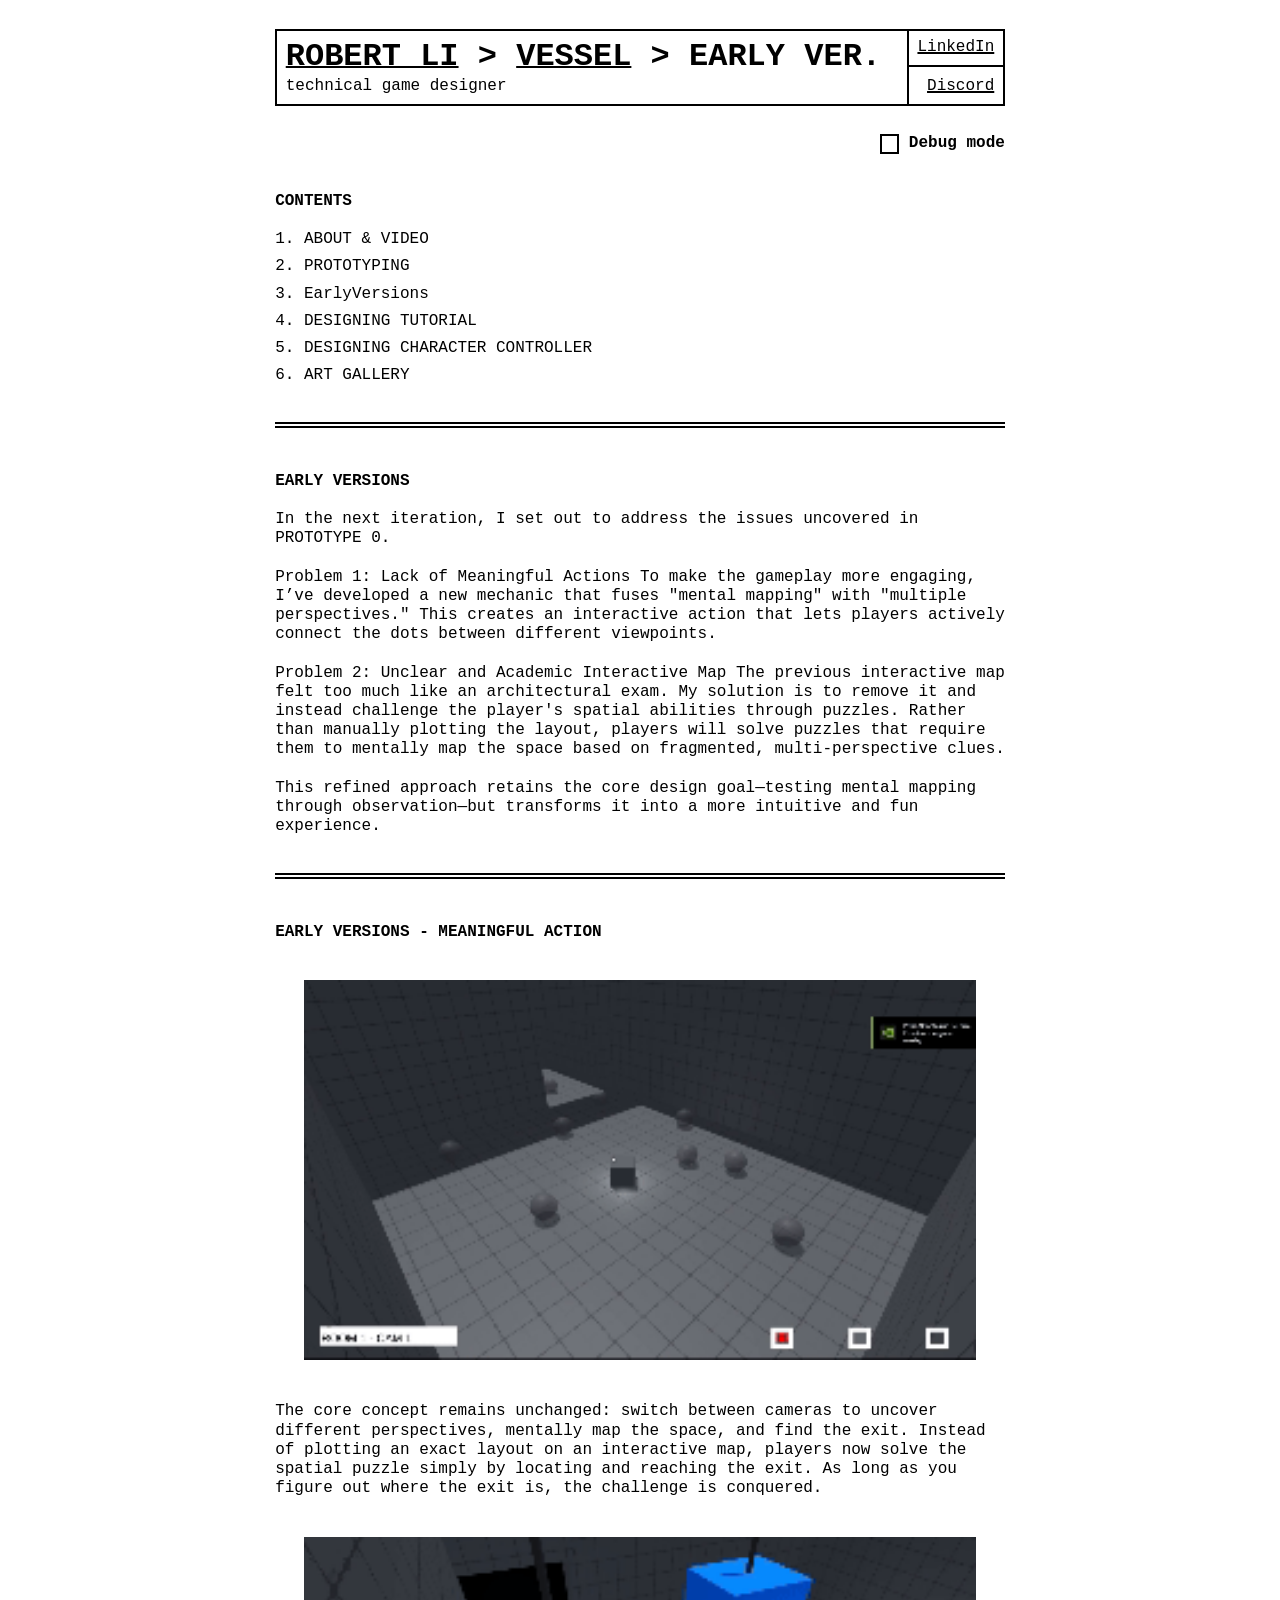
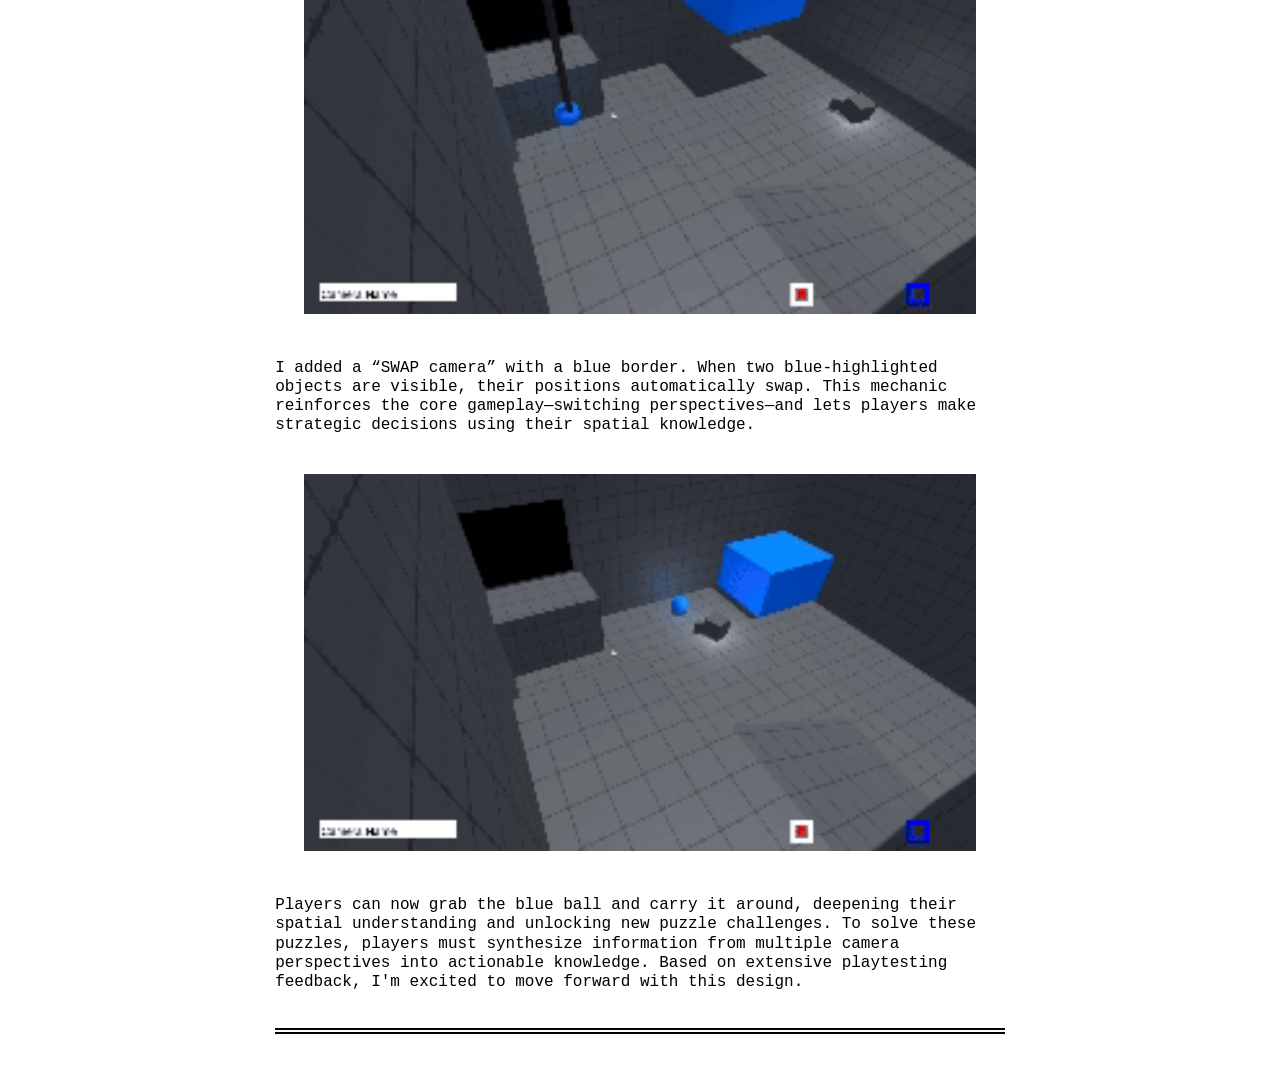
<file: vessel-earlyversions.html>
<!DOCTYPE html>
<html xmlns="http://www.w3.org/1999/xhtml" lang="en" xml:lang="en">
<head>
    <meta charset="utf-8" />
    <meta name="generator" content="pandoc" />
    <meta name="viewport" content="width=device-width, initial-scale=1.0, user-scalable=yes" />
    <meta name="author" content="Robert Li" />
    <title>PORTFOLIO of ROBERT LI</title>
    <link rel="stylesheet" href="src/reset.css" />
    <link rel="stylesheet" href="src/index.css" />
</head>
<body>
<table class="header">
    <tr>
        <td colspan="2" rowspan="2" class="width-auto">
            <h1 class="title"><a href = "https://therobertli.com/">ROBERT LI</a> > <a href = "https://therobertli.com/vessel.html">
                VESSEL</a> >
                EARLY Ver.</h1>
            <span class="subtitle">technical game designer</span>
        </td>
        <td colspan="2" class ="width-auto"><a href="https://www.linkedin.com/in/therobertli">LinkedIn</a></td>
        <!--    <td class="width-min">v0.1.5</td>-->
    </tr>
    <tr>
        <td colspan="2" class ="width-auto"><a href="https://discord.com/users/268478174063624192">Discord</a></td>
        <!--    <td class="width-min"><time style="white-space: pre;">2025-08-20</time></td>-->
    </tr>
</table>
<label class="debug-toggle-label"><input type="checkbox" class="debug-toggle" /> Debug mode</label>
<nav id="TOC" role="doc-toc">
    <h2 id="toc-title">Contents</h2>
    <ul class="incremental">
        <li><a href="vessel.html#project-vessel-about" id="toc-about">1. ABOUT & VIDEO</a></li>
        <li><a href="vessel-prototype.html#project-vessel-prototyping-inspo" id="toc-prototyping">2. PROTOTYPING</a></li>
        <li><a href="vessel-earlyversions.html#project-vessel-earlyversions" id="toc-earlyversions">3.
            EarlyVersions</a></li>
        <li><a href="vessel-design-tutorial.html#project-vessel-designtutorial" id="toc-design-tutorial">4. DESIGNING
            TUTORIAL</a></li>
        <li><a href="vessel-design-charactercontroller.html#project-vessel-designcharactercontroller"
               id="toc-design-CCC">5. DESIGNING
            CHARACTER
            CONTROLLER</a></li>
        <li><a href="vessel-art.html#project-vessel-art" id="toc-art">6. ART GALLERY</a></li>
    </ul>
</nav>

<hr>

<h2 id="project-vessel-earlyversions">EARLY VERSIONS</h2>
<p>In the next iteration, I set out to address the issues uncovered in PROTOTYPE 0.
</p>
<p>Problem 1: Lack of Meaningful Actions
    To make the gameplay more engaging, I’ve developed a new mechanic that fuses "mental mapping" with "multiple perspectives." This creates an interactive action that lets players actively connect the dots between different viewpoints.</p>
<p>Problem 2: Unclear and Academic Interactive Map
    The previous interactive map felt too much like an architectural exam. My solution is to remove it and instead challenge the player's spatial abilities through puzzles. Rather than manually plotting the layout, players will solve puzzles that require them to mentally map the space based on fragmented, multi-perspective clues.</p>
<p>This refined approach retains the core design goal—testing mental mapping through observation—but transforms it into a more intuitive and fun experience.</p>
<hr>

<h2>Early Versions - meaningful action</h2>
<figure>
    <img src="demo/vessel/EarlyVersions/EarlyVersions-1.gif" />
</figure>
<p>The core concept remains unchanged: switch between cameras to uncover different perspectives, mentally map the space, and find the exit. Instead of plotting an exact layout on an interactive map, players now solve the spatial puzzle simply by locating and reaching the exit. As long as you figure out where the exit is, the challenge is conquered.</p>
<figure>
    <img src="demo/vessel/EarlyVersions/EarlyVersions-2.gif" />
</figure>
<p>I added a “SWAP camera” with a blue border. When two blue-highlighted objects are visible, their positions automatically swap. This mechanic reinforces the core gameplay—switching perspectives—and lets players make strategic decisions using their spatial knowledge.</p>
<figure>
    <img src="demo/vessel/EarlyVersions/EarlyVersions-3.gif" />
</figure>
<p>Players can now grab the blue ball and carry it around, deepening their spatial understanding and unlocking new puzzle challenges. To solve these puzzles, players must synthesize information from multiple camera perspectives into actionable knowledge. Based on extensive playtesting feedback, I'm excited to move forward with this design.</p>

<hr>

<div class="debug-grid"></div>
<script src="src/index.js"></script>
</body>
</html>
</file>
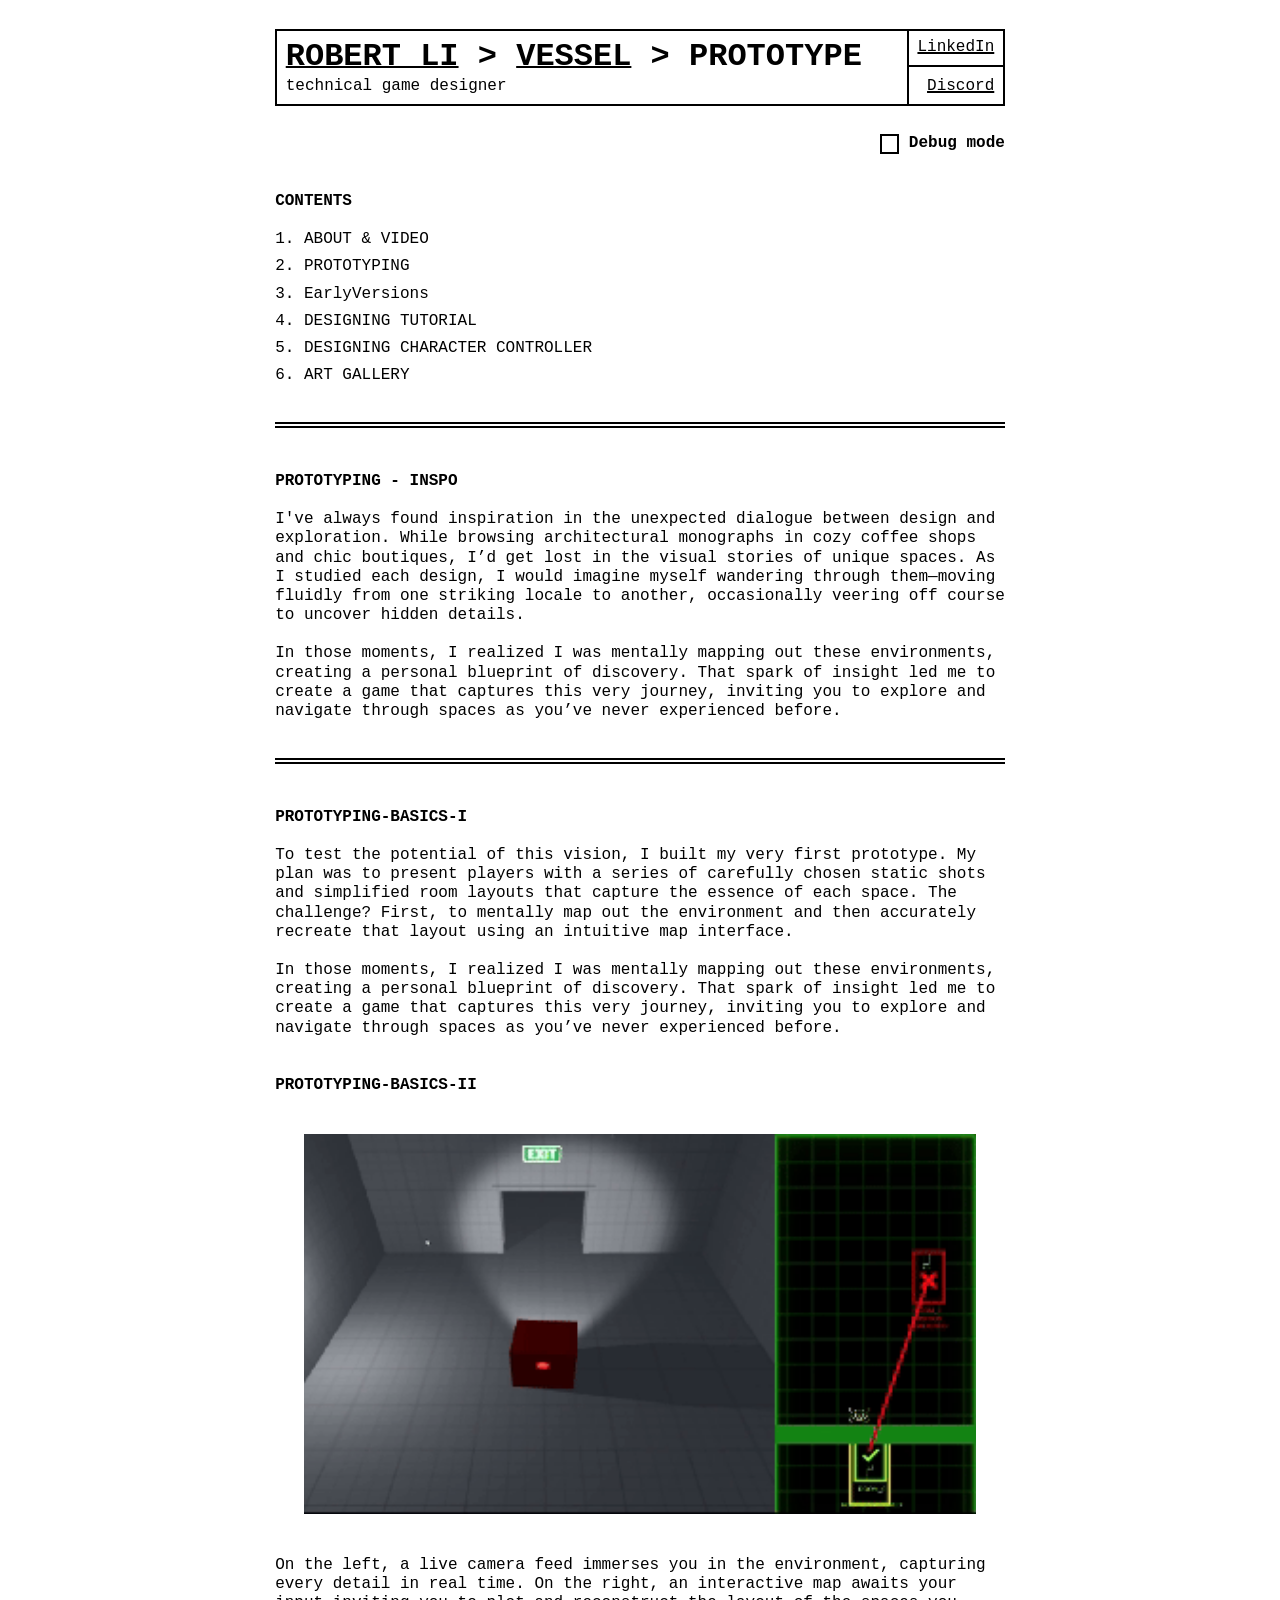
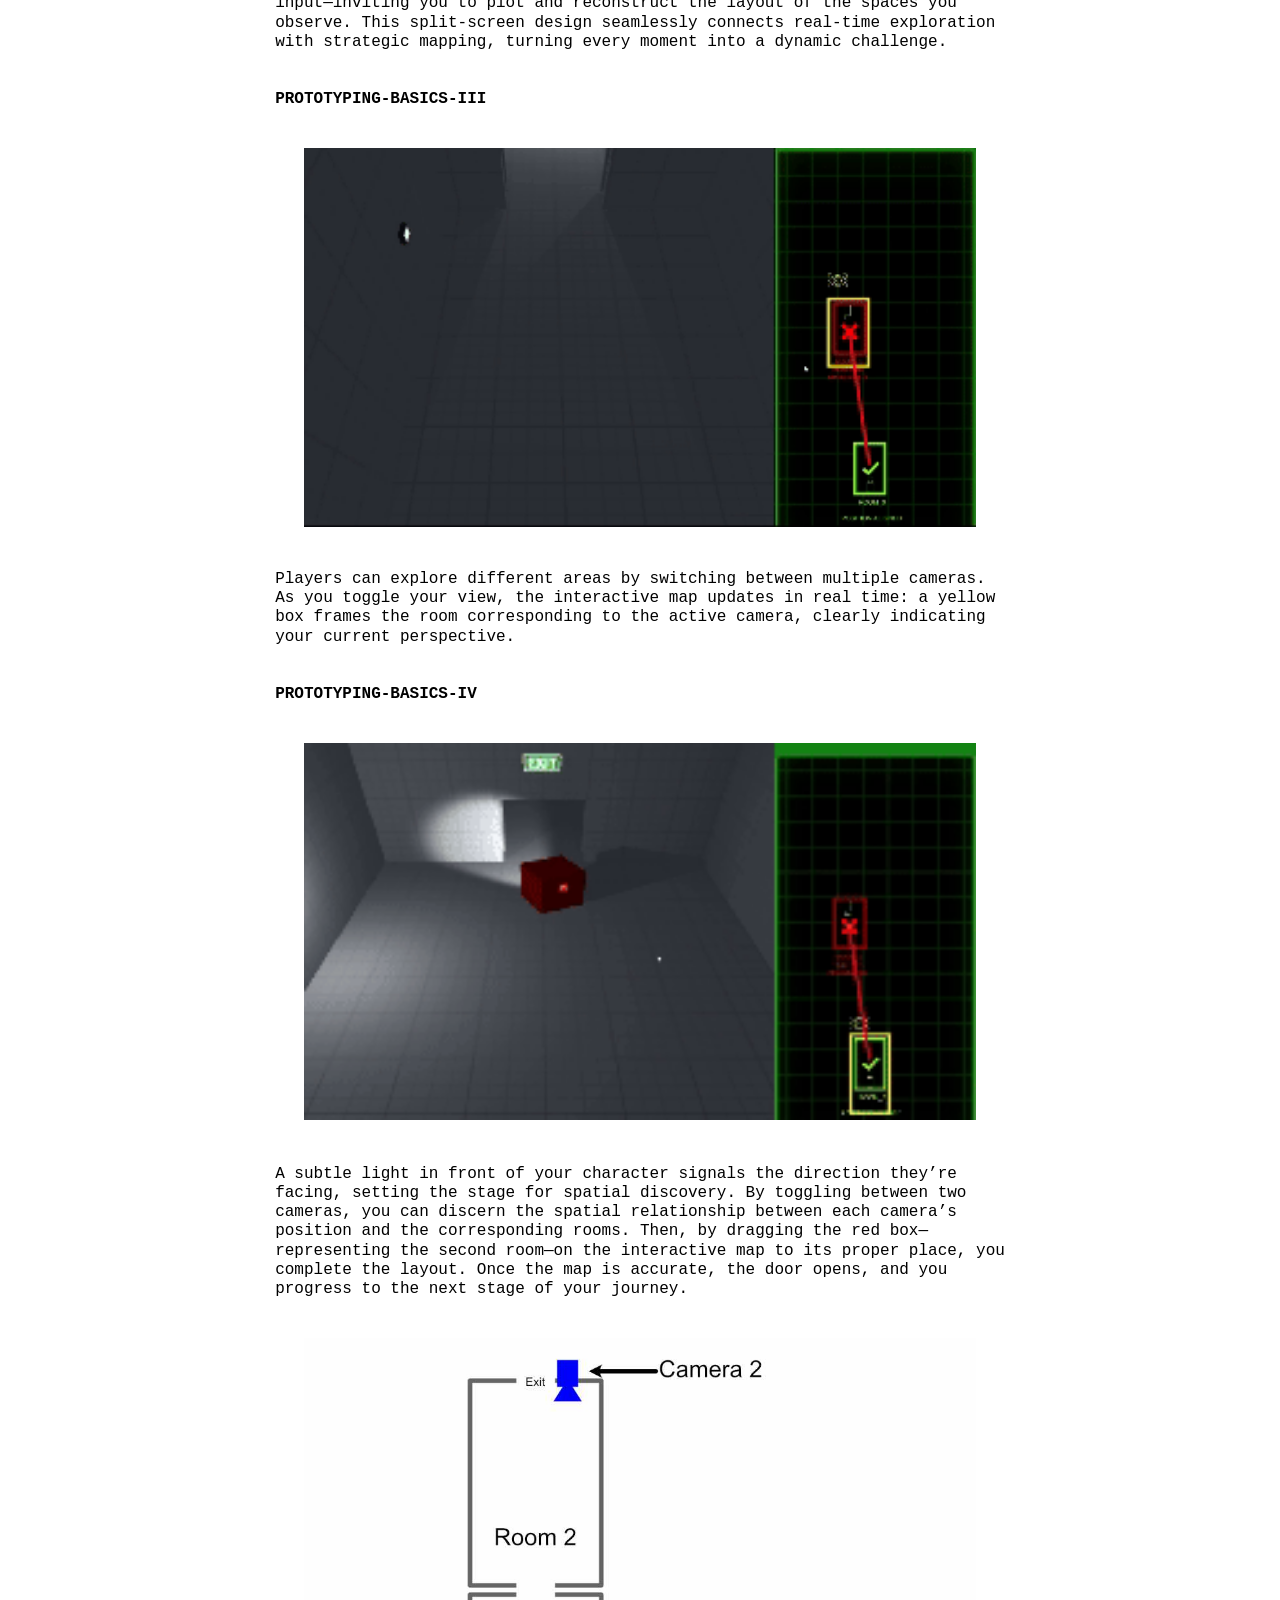
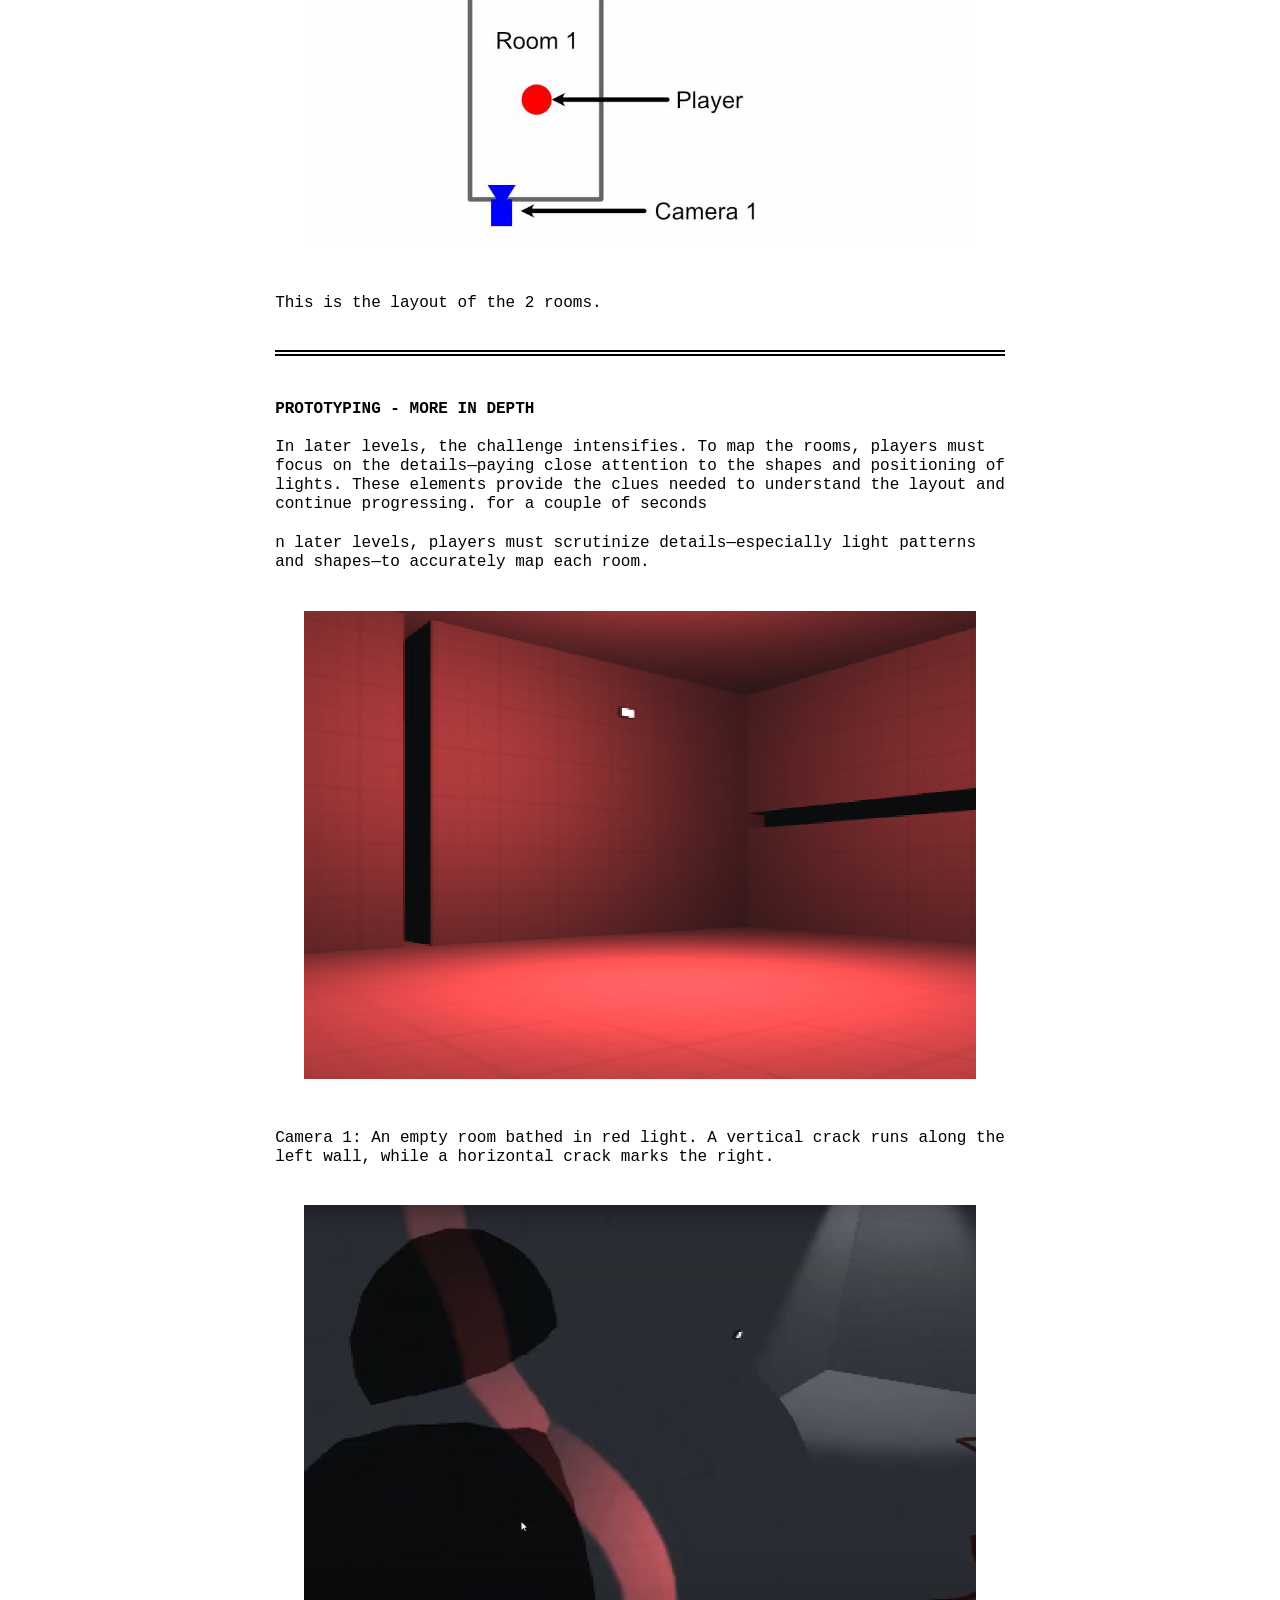
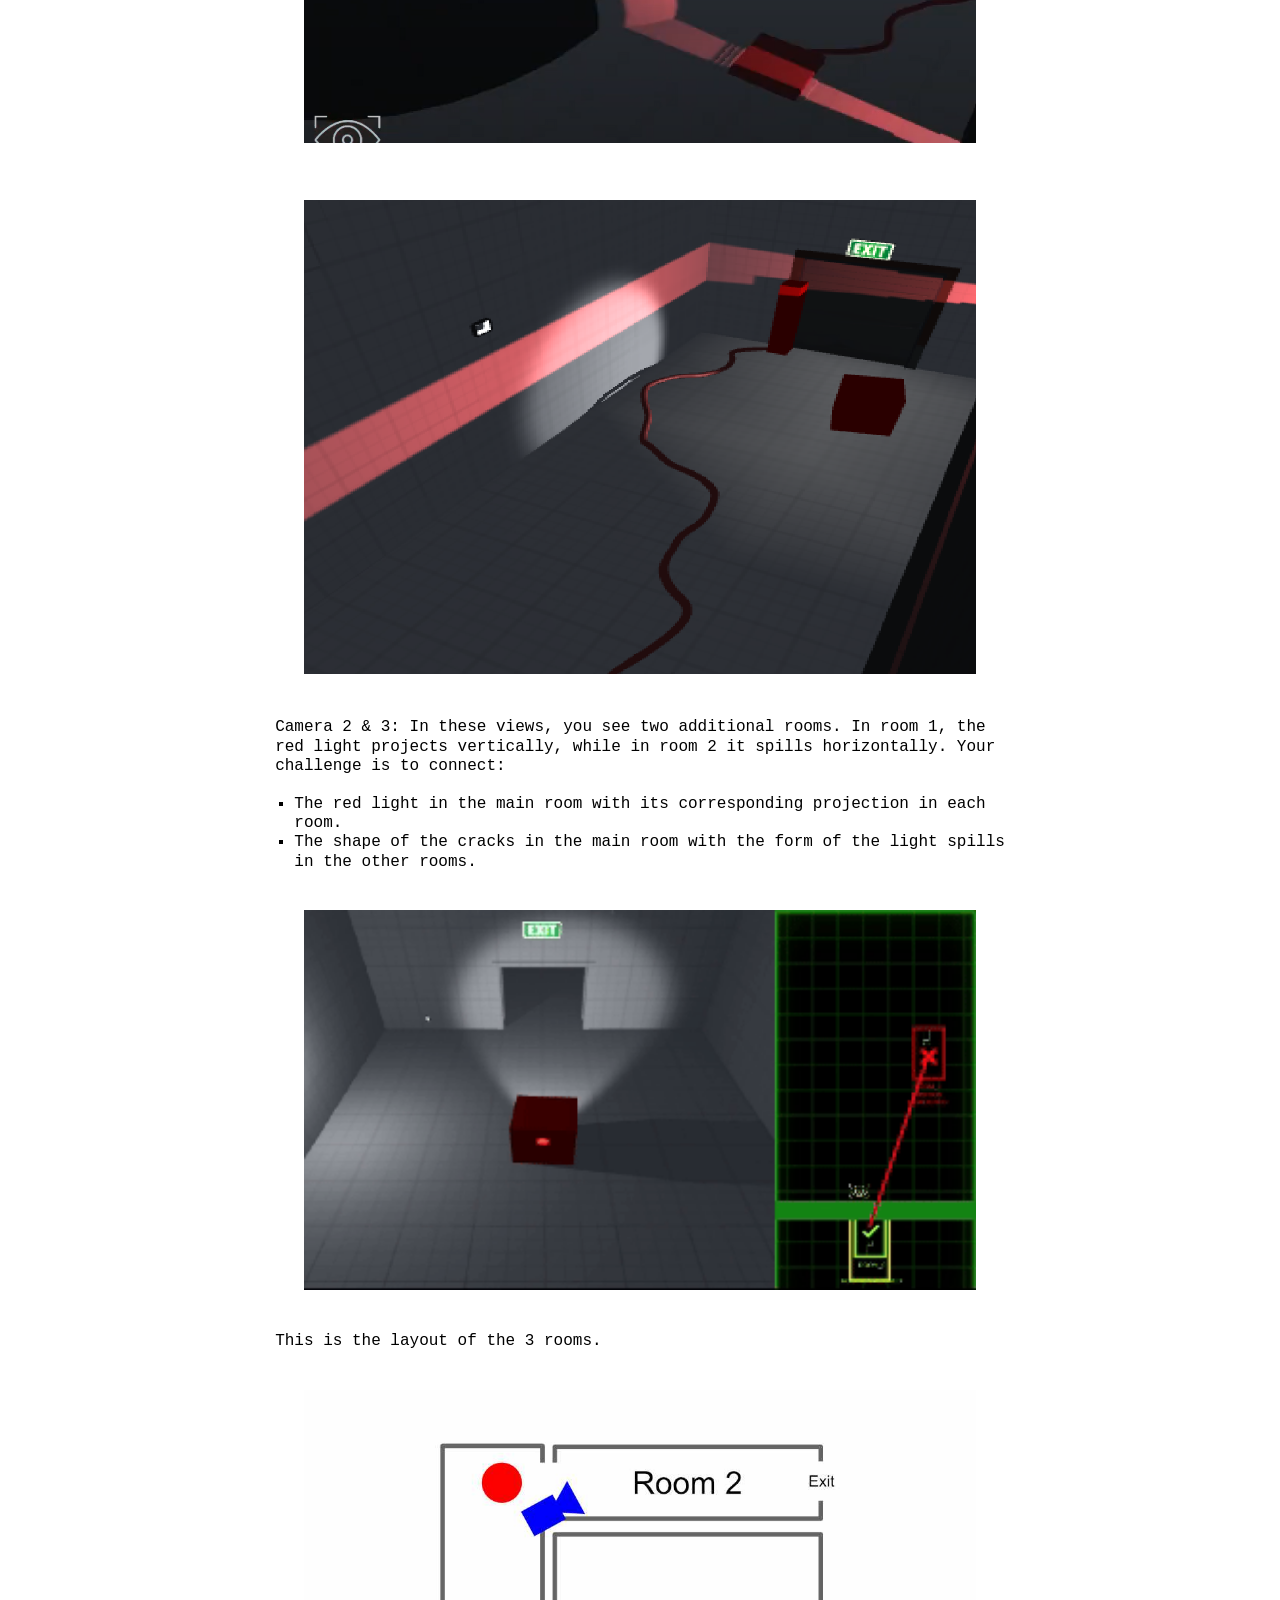
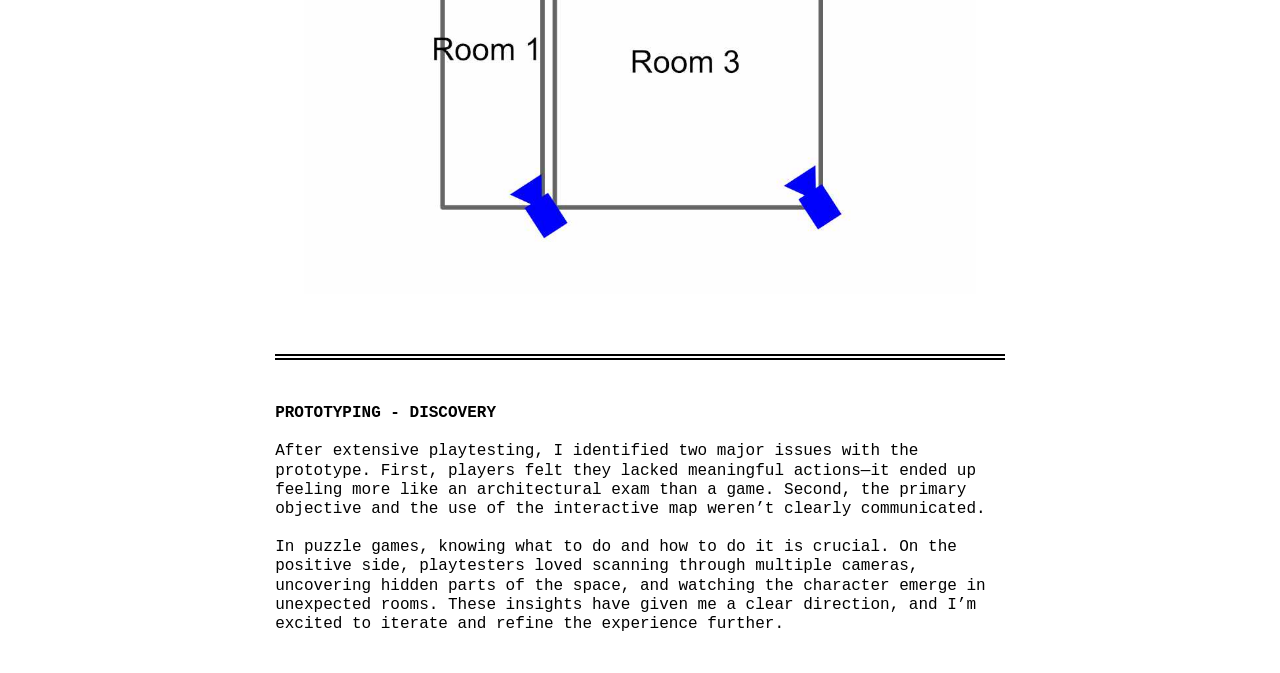
<file: vessel-prototype.html>
<!DOCTYPE html>
<html xmlns="http://www.w3.org/1999/xhtml" lang="en" xml:lang="en">
<head>
    <meta charset="utf-8" />
    <meta name="generator" content="pandoc" />
    <meta name="viewport" content="width=device-width, initial-scale=1.0, user-scalable=yes" />
    <meta name="author" content="Robert Li" />
    <title>RL - VESSEL - PROTOTYPE</title>
    <link rel="stylesheet" href="src/reset.css" />
    <link rel="stylesheet" href="src/index.css" />
</head>
<body>
<table class="header">
    <tr>
        <td colspan="2" rowspan="2" class="width-auto">
            <h1 class="title"><a href = "https://therobertli.com/">ROBERT LI</a> > <a href = "https://therobertli.com/vessel.html">
                VESSEL</a> >
                PROTOTYPE</h1>
            <span class="subtitle">technical game designer</span>
        </td>
        <td colspan="2" class ="width-auto"><a href="https://www.linkedin.com/in/therobertli">LinkedIn</a></td>
        <!--    <td class="width-min">v0.1.5</td>-->
    </tr>
    <tr>
        <td colspan="2" class ="width-auto"><a href="https://discord.com/users/268478174063624192">Discord</a></td>
        <!--    <td class="width-min"><time style="white-space: pre;">2025-08-20</time></td>-->
    </tr>
</table>
<label class="debug-toggle-label"><input type="checkbox" class="debug-toggle" /> Debug mode</label>
<nav id="TOC" role="doc-toc">
    <h2 id="toc-title">Contents</h2>
    <ul class="incremental">
        <li><a href="vessel.html#project-vessel-about" id="toc-about">1. ABOUT & VIDEO</a></li>
        <li><a href="vessel-prototype.html#project-vessel-prototyping-inspo" id="toc-prototyping">2. PROTOTYPING</a></li>
        <li><a href="vessel-earlyversions.html#project-vessel-earlyversions" id="toc-earlyversions">3.
            EarlyVersions</a></li>
        <li><a href="vessel-design-tutorial.html#project-vessel-designtutorial" id="toc-design-tutorial">4. DESIGNING
            TUTORIAL</a></li>
        <li><a href="vessel-design-charactercontroller.html#project-vessel-designcharactercontroller"
               id="toc-design-CCC">5. DESIGNING
            CHARACTER
            CONTROLLER</a></li>
        <li><a href="vessel-art.html#project-vessel-art" id="toc-art">6. ART GALLERY</a></li>
    </ul>
</nav>

<hr>

<h2 id="project-vessel-prototyping-inspo">PROTOTYPING - INSPO</h2>
<p>I've always found inspiration in the unexpected dialogue
    between design and exploration. While browsing architectural
    monographs in cozy coffee shops and chic boutiques, I’d get
    lost in the visual stories of unique spaces. As I studied each
    design, I would imagine myself wandering through them—moving
    fluidly from one striking locale to another, occasionally veering
    off course to uncover hidden details.</p>
<p>In those moments, I realized I was mentally mapping out these environments, creating a personal blueprint of discovery. That spark of insight led me to create a game that captures this very journey, inviting you to explore and navigate through spaces as you’ve never experienced before.</p>
<hr>

<h2 id="project-vessel-prototyping-basics-1">PROTOTYPING-BASICS-i</h2>
<p>To test the potential of this vision, I built my very first prototype. My plan was to present players with a series of carefully chosen static shots and simplified room layouts that capture the essence of each space. The challenge? First, to mentally map out the environment and then accurately recreate that layout using an intuitive map interface.</p>
<p>In those moments, I realized I was mentally mapping out these environments, creating a personal blueprint of discovery. That spark of insight led me to create a game that captures this very journey, inviting you to explore and navigate through spaces as you’ve never experienced before.</p>

<h2 id="project-vessel-prototyping-basics-2">PROTOTYPING-BASICS-ii</h2>
<figure>
    <img src="demo/vessel/Prototyping/Prototyping_1_AbouttheMap.gif" />
</figure>
<p>On the left, a live camera feed immerses you in the environment, capturing every detail in real time. On the right, an interactive map awaits your input—inviting you to plot and reconstruct the layout of the spaces you observe. This split-screen design seamlessly connects real-time exploration with strategic mapping, turning every moment into a dynamic challenge.</p>

<h2 id="project-vessel-prototyping-basics-3">PROTOTYPING-BASICS-iii</h2>
<figure>
    <img src="demo/vessel/Prototyping/Prototyping_1_Aboutcameraswitches.gif" />
</figure>
<p>Players can explore different areas by switching between multiple cameras. As you toggle your view, the interactive map updates in real time: a yellow box frames the room corresponding to the active camera, clearly indicating your current perspective.</p>

<h2 id="project-vessel-prototyping-basics-4">PROTOTYPING-BASICS-iv</h2>
<figure>
    <img src="demo/vessel/Prototyping/Prototyping_1_Solvethepuzzle.gif" />
</figure>
<p>A subtle light in front of your character signals the direction they’re facing, setting the stage for spatial discovery. By toggling between two cameras, you can discern the spatial relationship between each camera’s position and the corresponding rooms. Then, by dragging the red box—representing the second room—on the interactive map to its proper place, you complete the layout. Once the map is accurate, the door opens, and you progress to the next stage of your journey.</p>

<figure>
    <img src="demo/vessel/Prototyping/PrototypingIllustrations_1.jpg" />
</figure>
<p>This is the layout of the 2 rooms.</p>

<hr>

<h2 id="project-vessel-prototyping-moreindepth">PROTOTYPING - MORE IN DEPTH</h2>
<p>In later levels, the challenge intensifies. To map the rooms, players must focus on the details—paying close attention to the shapes and positioning of lights. These elements provide the clues needed to understand the layout and continue progressing. for a couple of seconds</p>
<p>n later levels, players must scrutinize details—especially light patterns and shapes—to accurately map each room.</p>
<figure>
    <img src="demo/vessel/Prototyping/Screenshot%202024-04-25%20230437.png" />
</figure>
<p>Camera 1: An empty room bathed in red light. A vertical crack runs along the left wall, while a horizontal crack marks the right.</p>
<figure>
    <img src="demo/vessel/Prototyping/Screenshot%202024-04-25%20225720.png" />
</figure>
<figure>
    <img src="demo/vessel/Prototyping/Screenshot%202024-04-25%20230506.png" />
</figure>
<p>Camera 2 & 3: In these views, you see two additional rooms. In room 1, the red light projects vertically, while in
    room 2 it spills horizontally. Your challenge is to connect:</p>
<ul class="incremental">
    <li>The red light in the main room with its corresponding projection in each room.</li>
    <li>The shape of the cracks in the main room with the form of the light spills in the other rooms.</li>
</ul>
<figure>
    <img src="demo/vessel/Prototyping/Prototyping_1_AbouttheMap.gif" />
</figure>
<p>This is the layout of the 3 rooms.</p>
<figure>
    <img src="demo/vessel/Prototyping/PrototypingIllustrations_MoreLevels.jpg" />
</figure>


<hr>

<h2 id="project-vessel-prototyping-discovery">PROTOTYPING - DISCOVERY</h2>
<p>After extensive playtesting, I identified two major issues with the prototype. First, players felt they lacked meaningful actions—it ended up feeling more like an architectural exam than a game. Second, the primary objective and the use of the interactive map weren’t clearly communicated.</p>

<p>In puzzle games, knowing what to do and how to do it is crucial. On the positive side, playtesters loved scanning through multiple cameras, uncovering hidden parts of the space, and watching the character emerge in unexpected rooms. These insights have given me a clear direction, and I’m excited to iterate and refine the experience further.</p>


<div class="debug-grid"></div>
<script src="src/index.js"></script>
</body>
</html>
</file>
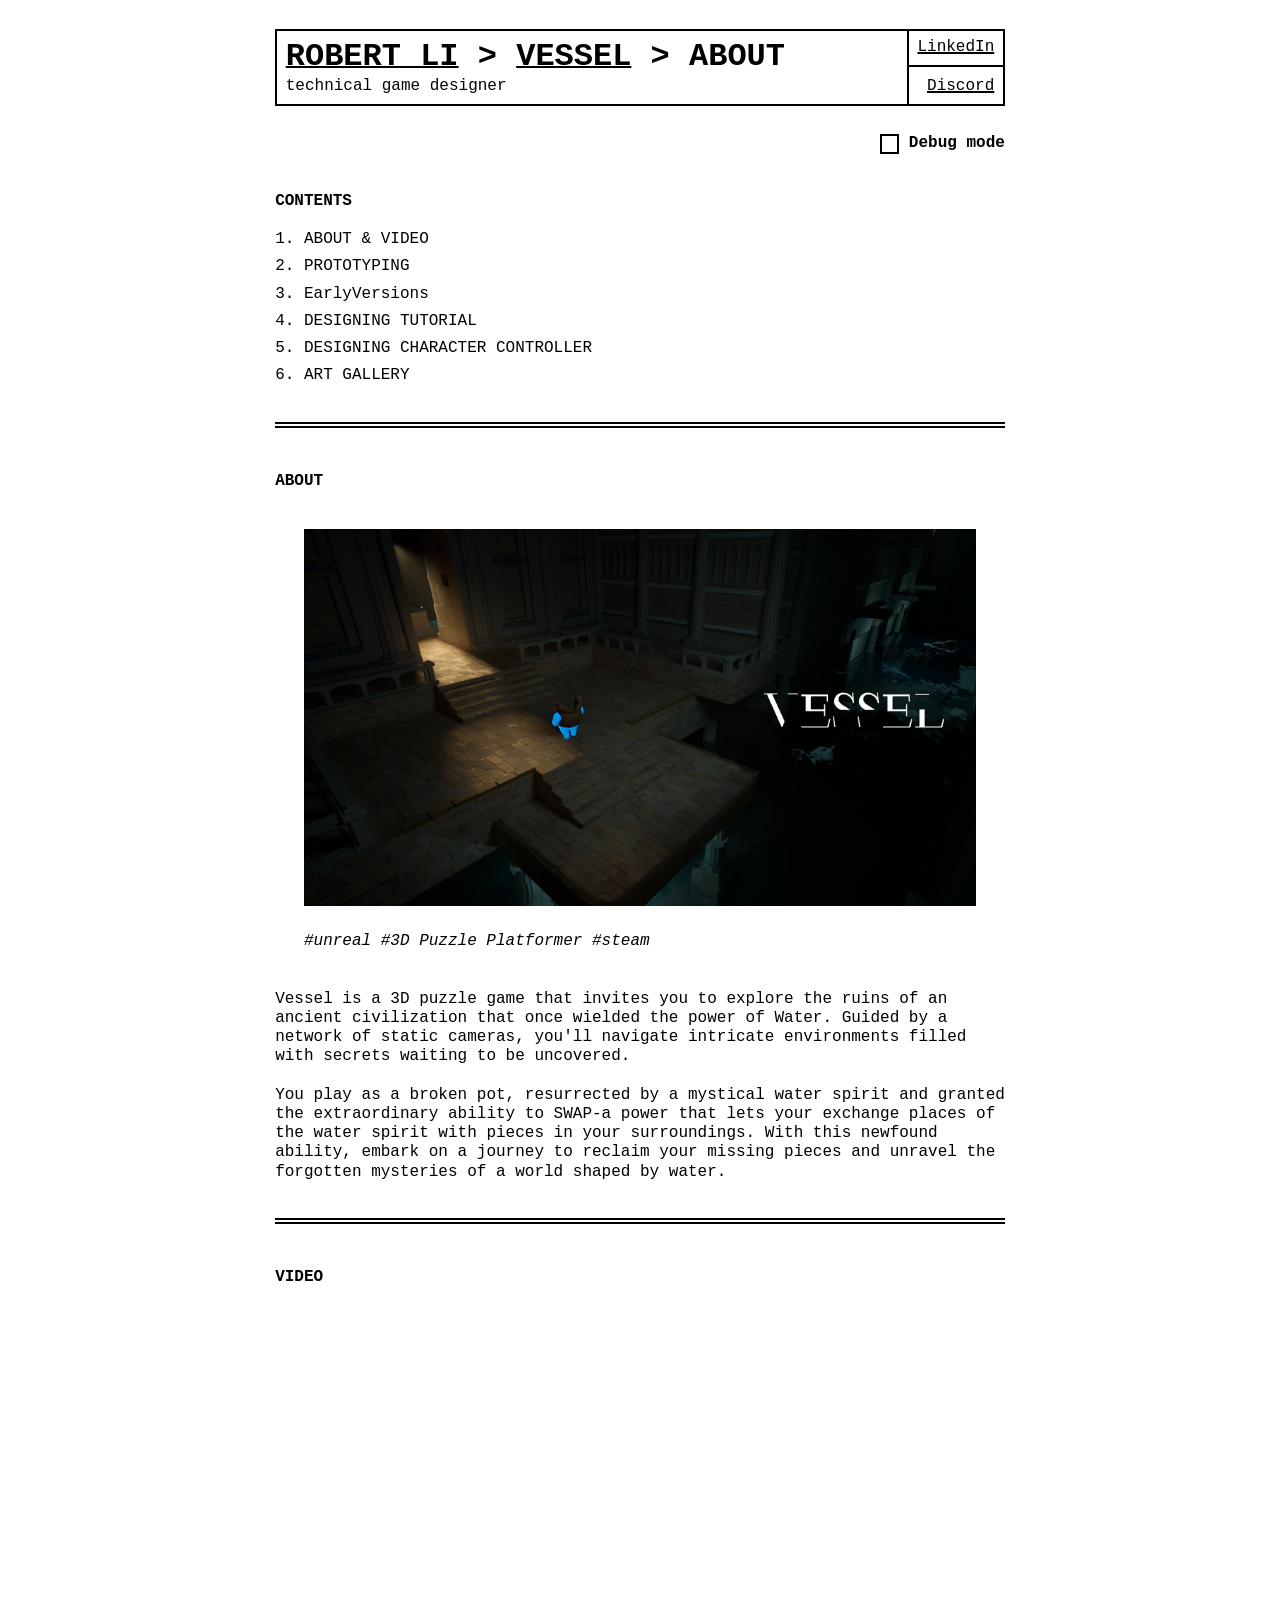
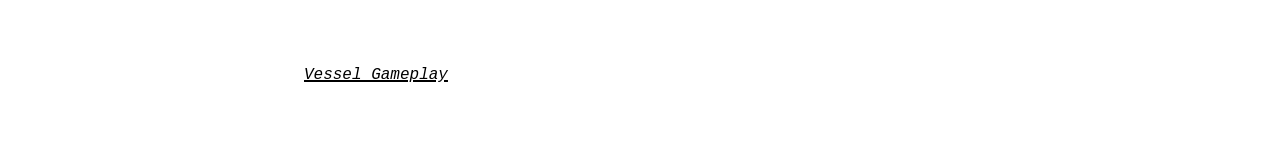
<file: vessel.html>
<!DOCTYPE html>
<html xmlns="http://www.w3.org/1999/xhtml" lang="en" xml:lang="en">
<head>
    <meta charset="utf-8" />
    <meta name="generator" content="pandoc" />
    <meta name="viewport" content="width=device-width, initial-scale=1.0, user-scalable=yes" />
    <meta name="author" content="Robert Li" />
    <title>PORTFOLIO of ROBERT LI</title>
    <link rel="stylesheet" href="src/reset.css" />
    <link rel="stylesheet" href="src/index.css" />
</head>
<body>
<table class="header">
    <tr>
        <td colspan="2" rowspan="2" class="width-auto">
            <h1 class="title"><a href = "https://therobertli.com/">ROBERT LI</a> > <a href = "https://therobertli.com/vessel.html">
                VESSEL</a> >
                ABOUT</h1>
            <span class="subtitle">technical game designer</span>
        </td>
        <td colspan="2" class ="width-auto"><a href="https://www.linkedin.com/in/therobertli">LinkedIn</a></td>
        <!--    <td class="width-min">v0.1.5</td>-->
    </tr>
    <tr>
        <td colspan="2" class ="width-auto"><a href="https://discord.com/users/268478174063624192">Discord</a></td>
        <!--    <td class="width-min"><time style="white-space: pre;">2025-08-20</time></td>-->
    </tr>
</table>
<label class="debug-toggle-label"><input type="checkbox" class="debug-toggle" /> Debug mode</label>
<nav id="TOC" role="doc-toc">
    <h2 id="toc-title">Contents</h2>
    <ul class="incremental">
        <li><a href="vessel.html#project-vessel-about" id="toc-about">1. ABOUT & VIDEO</a></li>
        <li><a href="vessel-prototype.html#project-vessel-prototyping-inspo" id="toc-prototyping">2. PROTOTYPING</a></li>
        <li><a href="vessel-earlyversions.html#project-vessel-earlyversions" id="toc-earlyversions">3.
            EarlyVersions</a></li>
        <li><a href="vessel-design-tutorial.html#project-vessel-designtutorial" id="toc-design-tutorial">4. DESIGNING
            TUTORIAL</a></li>
        <li><a href="vessel-design-charactercontroller.html#project-vessel-designcharactercontroller"
               id="toc-design-CCC">5. DESIGNING
            CHARACTER
            CONTROLLER</a></li>
        <li><a href="vessel-art.html#project-vessel-art" id="toc-art">6. ART GALLERY</a></li>
    </ul>
</nav>

<hr>

<h2 id="project-vessel-about">ABOUT</h2>
<figure>
    <img src="demo/vessel/image-vessel-coverart.png" />
    <figcaption aria-hidden="true">#unreal #3D Puzzle Platformer #steam</figcaption>
</figure>
<p>Vessel is a 3D puzzle game that invites you to explore the ruins 
    of an ancient civilization that once wielded the power of Water. 
    Guided by a network of static cameras, you'll navigate intricate 
    environments filled with secrets waiting to be uncovered.</p>
<p>You play as a broken pot, resurrected by a mystical water spirit 
    and granted the extraordinary ability to SWAP-a power that lets 
    your exchange places of the water spirit with pieces in your 
    surroundings. With this newfound ability, embark on a journey 
    to reclaim your missing pieces and unravel the forgotten 
    mysteries of a world shaped by water.</p>
<hr>

<h2 id="project-vessel-video">VIDEO</h2>
<figure>
    <iframe
            width="560"
            height="315"
            src="https://www.youtube.com/embed/nt7xy9GNhiw"
            title="Vessel Gameplay"
            frameborder="0"
            allow="accelerometer; autoplay; clipboard-write; encrypted-media; gyroscope; picture-in-picture"
            allowfullscreen>
    </iframe>
    <figcaption aria-hidden="true">
        <a href="https://www.youtube.com/watch?v=nt7xy9GNhiw">Vessel Gameplay</a>
    </figcaption>
</figure>

<div class="debug-grid"></div>
<script src="src/index.js"></script>
</body>
</html>
</file>
<file: src/index.css>
/**
 * By Oskar Wickström
 * Licensed under the MIT License (https://github.com/owickstrom/the-monospace-web/blob/main/LICENSE.md)
 **/
@import url('https://fonts.cdnfonts.com/css/jetbrains-mono-2');

:root {
  --font-family: "JetBrains Mono", monospace;
  --line-height: 1.20rem;
  --border-thickness: 2px;
  --text-color: #000;
  --text-color-alt: #666;
  --background-color: #fff;
  --background-color-alt: #eee;

  --font-weight-normal: 500;
  --font-weight-medium: 600;
  --font-weight-bold: 800;

  font-family: var(--font-family);
  font-optical-sizing: auto;
  font-weight: var(--font-weight-normal);
  font-style: normal;
  font-variant-numeric: tabular-nums lining-nums;
  font-size: 16px;
}



* {
  box-sizing: border-box;
}


* + * {
  margin-top: var(--line-height);
}

html {
  display: flex;
  width: 100%;
  margin: 0;
  padding: 0;
  flex-direction: column;
  align-items: center;
  background: var(--background-color);
  color: var(--text-color);
}

body {
  position: relative;
  width: 100%;
  margin: 0;
  padding: var(--line-height) 2ch;
  max-width: calc(min(80ch, round(down, 100%, 1ch)));
  line-height: var(--line-height);
  overflow-x: hidden;
}

@media screen and (max-width: 480px) {
  :root {
    font-size: 14px;
  }
  body {
    padding: var(--line-height) 1ch;
  }
}

h1, h2, h3, h4, h5, h6 {
  font-weight: var(--font-weight-bold);
  margin: calc(var(--line-height) * 2) 0 var(--line-height);
  line-height: var(--line-height);
}

h1 {
  font-size: 2rem;
  line-height: calc(2 * var(--line-height));
  margin-bottom: calc(var(--line-height) * 2);
  text-transform: uppercase;
}
h2 {
  font-size: 1rem;
  text-transform: uppercase;
}

hr {
  position: relative;
  display: block;
  height: var(--line-height);
  margin: calc(var(--line-height) * 1.5) 0;
  border: none;
  color: var(--text-color);
}
hr:after {
  display: block;
  content: "";
  position: absolute;
  top: calc(var(--line-height) / 2 - var(--border-thickness));
  left: 0;
  width: 100%;
  border-top: calc(var(--border-thickness) * 3) double var(--text-color);
  height: 0;
}

a {
  text-decoration-thickness: var(--border-thickness);
}

a:link, a:visited {
  color: var(--text-color);
}

p {
  margin-bottom: var(--line-height);
}

strong {
  font-weight: var(--font-weight-bold);
}
em {
  font-style: italic;
}

sub {
  position: relative;
  display: inline-block;
  margin: 0;
  vertical-align: sub;
  line-height: 0;
  width: calc(1ch / 0.75);
  font-size: .75rem;
}

table {
  position: relative;
  top: calc(var(--line-height) / 2);
  width: calc(round(down, 100%, 1ch));
  border-collapse: collapse;
  margin: 0 0 calc(var(--line-height) * 2);
}

th, td {
  border: var(--border-thickness) solid var(--text-color);
  padding: 
    calc((var(--line-height) / 2))
    calc(1ch - var(--border-thickness) / 2)
    calc((var(--line-height) / 2) - (var(--border-thickness)))
  ;
  line-height: var(--line-height);
  vertical-align: top;
  text-align: left;
}
table tbody tr:first-child > * {
  padding-top: calc((var(--line-height) / 2) - var(--border-thickness));
}


th {
  font-weight: 700;
}
.width-min {
  width: 0%;
}
.width-auto {
  width: 100%;
}

.header {
  margin-bottom: calc(var(--line-height) * 2);
}
.header h1 {
  margin: 0;
}
.header tr td:last-child {
  text-align: right;
}

p {
  word-break: break-word;
  word-wrap: break-word;
  hyphens: auto;
}

img, video {
  display: block;
  width: 100%;
  object-fit: contain;
  overflow: hidden;
}
img {
  font-style: italic;
  color: var(--text-color-alt);
}

details {
  border: var(--border-thickness) solid var(--text-color);
  padding: calc(var(--line-height) - var(--border-thickness)) 1ch;
  margin-bottom: var(--line-height);
}

summary {
  font-weight: var(--font-weight-medium);
  cursor: pointer;
}
details[open] summary {
  margin-bottom: var(--line-height);
}

details ::marker {
  display: inline-block;
  content: '▶';
  margin: 0;
}
details[open] ::marker {
  content: '▼';
}

details :last-child {
  margin-bottom: 0;
}

pre {
  white-space: pre;
  overflow-x: auto;
  margin: var(--line-height) 0;
  overflow-y: hidden;
}
figure pre {
  margin: 0;
}

pre, code {
  font-family: var(--font-family);
}

code {
  font-weight: var(--font-weight-medium);
}

figure {
  margin: calc(var(--line-height) * 2) 3ch;
  overflow-x: auto;
  overflow-y: hidden;
}

figcaption {
  display: block;
  font-style: italic;
  margin-top: var(--line-height);
}

ul, ol {
  padding: 0;
  margin: 0 0 var(--line-height);
}

ul {
  list-style-type: square;
  padding: 0 0 0 2ch;
}
ol {
  list-style-type: none;
  counter-reset: item;
  padding: 0;
}
ol ul,
ol ol,
ul ol,
ul ul {
  padding: 0 0 0 3ch;
  margin: 0;
}
ol li:before { 
  content: counters(item, ".") ". ";
  counter-increment: item;
  font-weight: var(--font-weight-medium);
}

li {
  margin: 0;
  padding: 0;
}

li::marker {
  line-height: 0;
}

/* TOC Menu Styling */
nav#TOC ul.incremental {
  list-style-type: none;
  padding-left: 0;
}

nav#TOC li {
  margin-bottom: 0.5rem;
}

nav#TOC li a {
  display: flex;
  align-items: baseline;
  text-decoration: none;
  width: 100%;
  color: var(--text-color);
}

.project-title {
  flex-shrink: 0;
  white-space: nowrap;
}

.project-leader {
  flex-grow: 1;
  border-bottom: 2px dotted var(--text-color);
  margin: 0 1ch;
  position: relative;
  top: -4px; /* Adjust to align with text baseline */
}

.project-keywords {
  flex-shrink: 0;
  color: var(--text-color-alt);
  font-size: 0.9rem;
  font-style: italic;
}

@media screen and (max-width: 600px) {
  .project-keywords {
    display: none; /* Hide keywords on very small screens to save space */
  }
}

::-webkit-scrollbar {
    height: var(--line-height);
}

input, button, textarea {
  border: var(--border-thickness) solid var(--text-color);
  padding: 
    calc(var(--line-height) / 2 - var(--border-thickness))
    calc(1ch - var(--border-thickness));
  margin: 0;
  font: inherit;
  font-weight: inherit;
  height: calc(var(--line-height) * 2);
  width: auto;
  overflow: visible;
  background: var(--background-color);
  color: var(--text-color);
  line-height: normal;
  -webkit-font-smoothing: inherit;
  -moz-osx-font-smoothing: inherit;
  -webkit-appearance: none;
  appearance: none;
}

input[type=checkbox],
input[type=radio] {
  display: inline-grid;
  place-content: center;
  vertical-align: top;
  width: 2ch;
  height: var(--line-height);
  cursor: pointer;
}
input[type=checkbox]:checked:before,
input[type=radio]:checked:before {
  content: "";
  width: 1ch;
  height: calc(var(--line-height) / 2);
  background: var(--text-color);
}
input[type=radio],
input[type=radio]:before {
  border-radius: 100%;
}

button:focus, input:focus {
  --border-thickness: 3px;
  outline: none;
}

input {
  width: calc(round(down, 100%, 1ch));
}
::placeholder {
  color: var(--text-color-alt);
  opacity: 1;
}
::-ms-input-placeholder {
  color: var(--text-color-alt);
}
button::-moz-focus-inner {
  padding: 0;
  border: 0
}

button {
  text-transform: uppercase;
  font-weight: var(--font-weight-medium);
  cursor: pointer;
}

button:hover {
  background: var(--background-color-alt);
}
button:active {
  transform: translate(2px, 2px);
}

label {
  display: block;
  width: calc(round(down, 100%, 1ch));
  height: auto;
  line-height: var(--line-height);
  font-weight: var(--font-weight-medium);
  margin: 0;
}

label input {
  width: 100%;
}

.tree, .tree ul {
  position: relative;
  padding-left: 0;
  list-style-type: none;
  line-height: var(--line-height);
}
.tree ul {
  margin: 0;
}
.tree ul li {
  position: relative;
  padding-left: 1.5ch;
  margin-left: 1.5ch;
  border-left: var(--border-thickness) solid var(--text-color);
}
.tree ul li:before {
  position: absolute;
  display: block;
  top: calc(var(--line-height) / 2);
  left: 0;
  content: "";
  width: 1ch;
  border-bottom: var(--border-thickness) solid var(--text-color);
}
.tree ul li:last-child {
  border-left: none;
}
.tree ul li:last-child:after {
  position: absolute;
  display: block;
  top: 0;
  left: 0;
  content: "";
  height: calc(var(--line-height) / 2);
  border-left: var(--border-thickness) solid var(--text-color);
}

.grid {
  --grid-cells: 0;
  display: flex;
  gap: 1ch;
  width: calc(round(down, 100%, (1ch * var(--grid-cells)) - (1ch * var(--grid-cells) - 1)));
  margin-bottom: var(--line-height);
}

.grid > *,
.grid > input {
  flex: 0 0 calc(round(down, (100% - (1ch * (var(--grid-cells) - 1))) / var(--grid-cells), 1ch));
}
.grid:has(> :last-child:nth-child(1)) { --grid-cells: 1; }
.grid:has(> :last-child:nth-child(2)) { --grid-cells: 2; }
.grid:has(> :last-child:nth-child(3)) { --grid-cells: 3; }
.grid:has(> :last-child:nth-child(4)) { --grid-cells: 4; }
.grid:has(> :last-child:nth-child(5)) { --grid-cells: 5; }
.grid:has(> :last-child:nth-child(6)) { --grid-cells: 6; }
.grid:has(> :last-child:nth-child(7)) { --grid-cells: 7; }
.grid:has(> :last-child:nth-child(8)) { --grid-cells: 8; }
.grid:has(> :last-child:nth-child(9)) { --grid-cells: 9; }

/* DEBUG UTILITIES */

.debug .debug-grid {
  --color: color-mix(in srgb, var(--text-color) 10%, var(--background-color) 90%);
  position: absolute;
  top: 0;
  left: 0;
  right: 0;
  bottom: 0;
  z-index: -1;
  background-image:
    repeating-linear-gradient(var(--color) 0 1px, transparent 1px 100%),
    repeating-linear-gradient(90deg, var(--color) 0 1px, transparent 1px 100%);
  background-size: 1ch var(--line-height);
  margin: 0;
}

.debug .off-grid {
  background: rgba(255, 0, 0, 0.1);
}

.debug-toggle-label {
  text-align: right;
}
</file>
